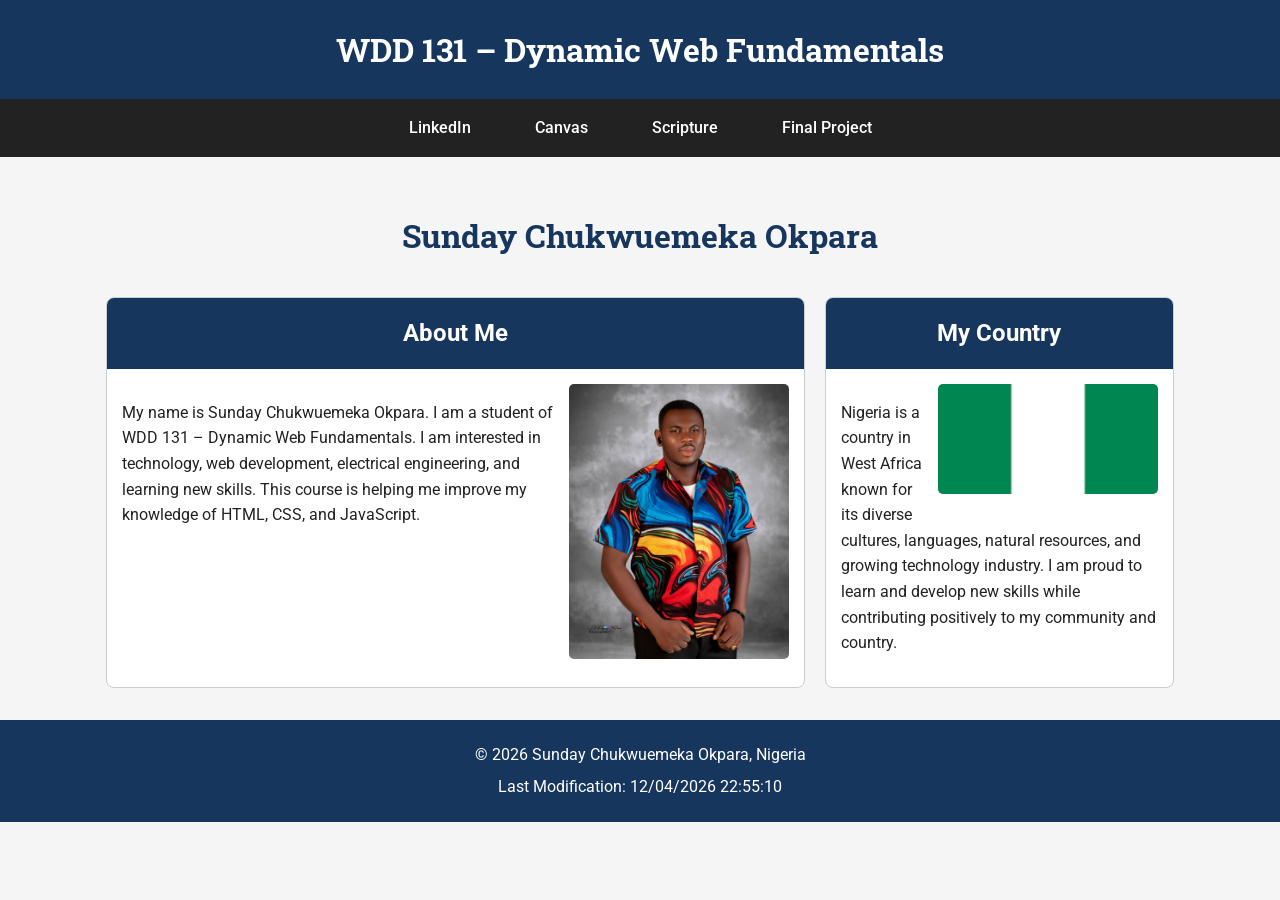
<file: index.html>
<!DOCTYPE html>
<html lang="en">

<head>
    <meta charset="UTF-8">
    <meta name="viewport" content="width=device-width, initial-scale=1.0">

    <title>WDD 131 – Dynamic Web Fundamentals – Sunday Chukwuemeka Okpara</title>

    <meta name="description"
        content="WDD 131 – Dynamic Web Fundamentals home page for Sunday Chukwuemeka Okpara featuring HTML, CSS, JavaScript, web development, and personal information.">

    <meta name="author" content="Sunday Chukwuemeka Okpara">

    <!-- Google Fonts -->
    <link rel="preconnect" href="https://fonts.googleapis.com">
    <link rel="preconnect" href="https://fonts.gstatic.com" crossorigin>

    <link
        href="https://fonts.googleapis.com/css2?family=Roboto:wght@400;500;700&family=Roboto+Slab:wght@700&display=swap"
        rel="stylesheet">

    <!-- CSS -->
    <link rel="stylesheet" href="styles/base.css">

    <!-- JavaScript -->
    <script src="scripts/getdates.js" defer></script>

</head>

<body>

    <header>
        <span id="course-title">WDD 131 – Dynamic Web Fundamentals</span>

        <nav>
            <a href="https://www.linkedin.com/" target="_blank">LinkedIn</a>
            <a href="https://byupw.instructure.com/" target="_blank">Canvas</a>
            <a href="https://www.churchofjesuschrist.org/study/scriptures" target="_blank">Scripture</a>
            <a href="#">Final Project</a>
        </nav>
    </header>

    <main>

        <h1>Sunday Chukwuemeka Okpara</h1>

        <section class="card">
            <h2>About Me</h2>

            <img src="images/profile.jpg" alt="Profile photo of Sunday Chukwuemeka Okpara">

            <p>
                My name is Sunday Chukwuemeka Okpara. I am a student of
                WDD 131 – Dynamic Web Fundamentals. I am interested in
                technology, web development, electrical engineering,
                and learning new skills. This course is helping me
                improve my knowledge of HTML, CSS, and JavaScript.
            </p>
        </section>

        <section class="card">
            <h2>My Country</h2>

            <img src="images/nigeria.jpg" alt="Photo representing Nigeria">

            <p>
                Nigeria is a country in West Africa known for its diverse
                cultures, languages, natural resources, and growing
                technology industry. I am proud to learn and develop
                new skills while contributing positively to my community
                and country.
            </p>
        </section>

    </main>

    <footer>
        <p>
            &copy; <span id="currentyear"></span>
            Sunday Chukwuemeka Okpara, Nigeria
        </p>

        <p id="lastModified"></p>
    </footer>

</body>

</html>
</file>
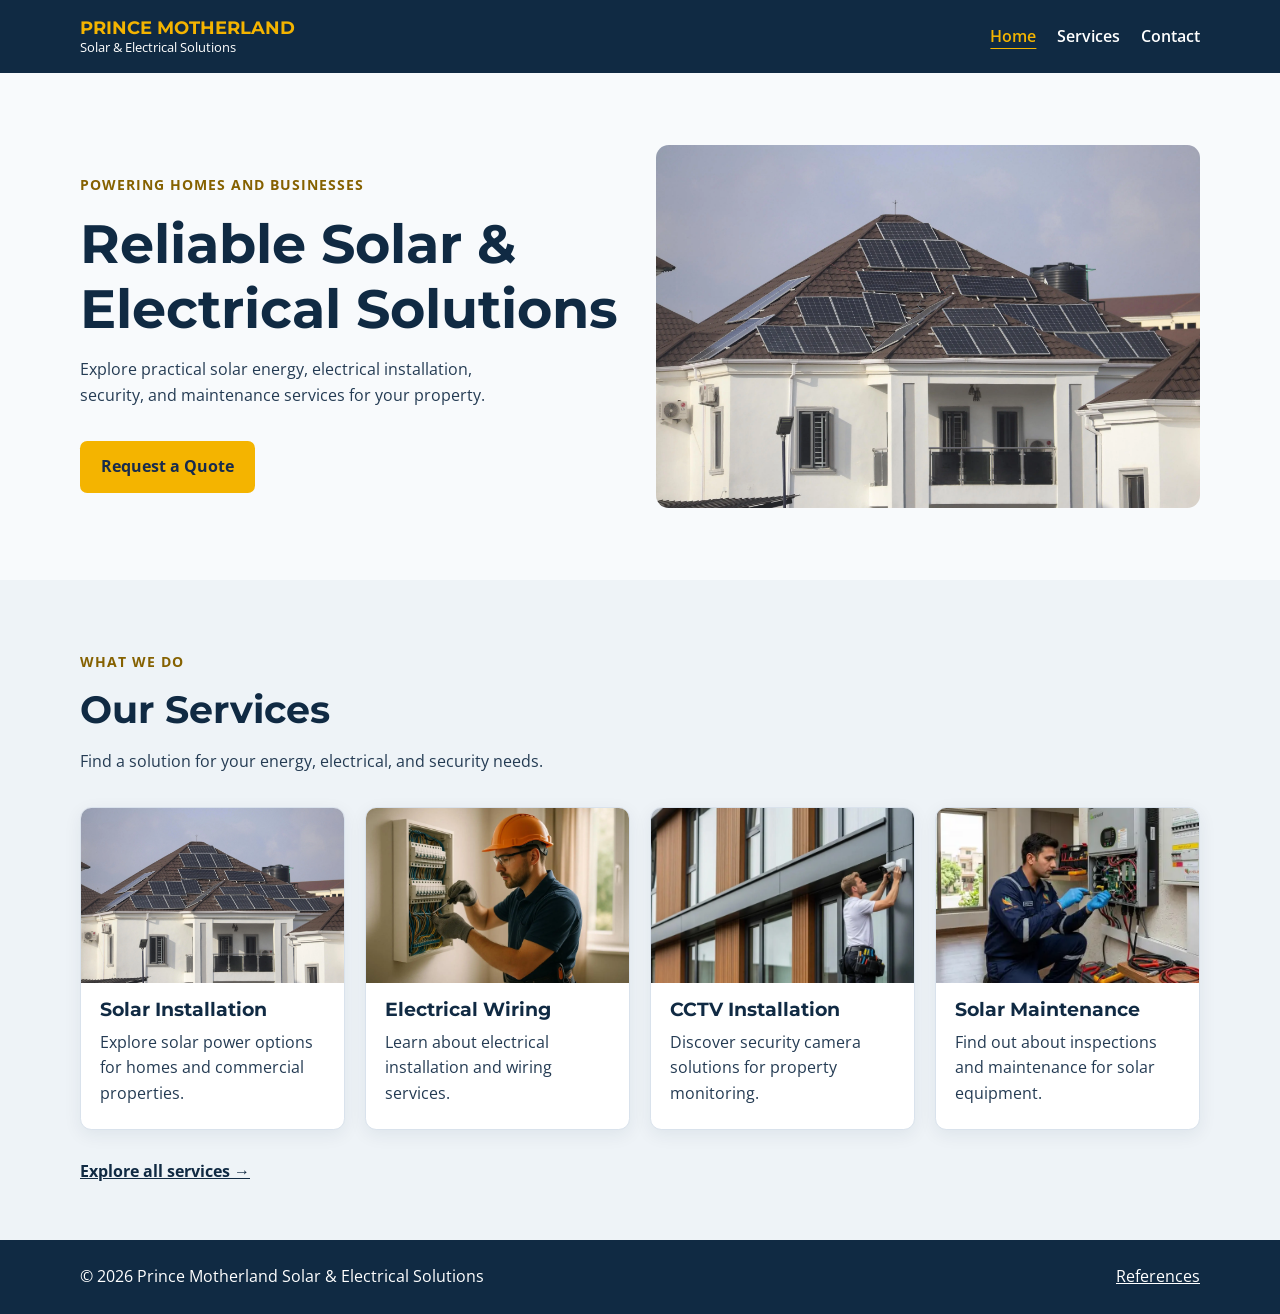
<file: project/index.html>
<!DOCTYPE html>
<html lang="en">
<head>
  <meta charset="UTF-8">
  <meta name="viewport" content="width=device-width, initial-scale=1.0">
  <meta name="description" content="Explore solar installation, electrical wiring, CCTV, and maintenance services from Prince Motherland Solar and Electrical Solutions.">
  <title>Home | Prince Motherland Solar &amp; Electrical Solutions</title>
  <link rel="preconnect" href="https://fonts.googleapis.com">
  <link rel="preconnect" href="https://fonts.gstatic.com" crossorigin>
  <link href="https://fonts.googleapis.com/css2?family=Montserrat:wght@600;700&family=Open+Sans:wght@400;600&display=swap" rel="stylesheet">
  <link rel="stylesheet" href="styles/project.css">
</head>
<body>
  <header class="site-header">
    <div class="container header-content">
      <a class="brand" href="index.html" aria-label="Prince Motherland homepage">
        <span class="brand-name">PRINCE MOTHERLAND</span>
        <span class="brand-subtitle">Solar &amp; Electrical Solutions</span>
      </a>
      <nav aria-label="Main navigation">
        <ul class="nav-list">
          <li><a href="index.html" aria-current="page">Home</a></li>
          <li><a href="services.html">Services</a></li>
          <li><a href="contact.html">Contact</a></li>
        </ul>
      </nav>
    </div>
  </header>

  <main>
    <section class="hero container" aria-labelledby="hero-title">
      <div class="hero-copy">
        <p class="eyebrow">Powering homes and businesses</p>
        <h1 id="hero-title">Reliable Solar &amp; Electrical Solutions</h1>
        <p>Explore practical solar energy, electrical installation, security, and maintenance services for your property.</p>
        <a class="button" href="contact.html">Request a Quote</a>
      </div>
      <!-- Update width and height to match the actual image dimensions. -->
      <img class="hero-image" src="images/solar-installation.webp" alt="Solar panels installed on a residential rooftop" width="1200" height="800" fetchpriority="high">
    </section>

    <section class="services-section" aria-labelledby="services-title">
      <div class="container">
        <p class="eyebrow">What we do</p>
        <h2 id="services-title">Our Services</h2>
        <p class="section-intro">Find a solution for your energy, electrical, and security needs.</p>
        <div class="service-grid">
          <article class="service-card">
            <img src="images/solar-installation.webp" alt="Solar panels fitted to a rooftop" width="600" height="400" loading="lazy">
            <div class="card-content"><h3>Solar Installation</h3><p>Explore solar power options for homes and commercial properties.</p></div>
          </article>
          <article class="service-card">
            <img src="images/electrical-wiring.webp" alt="Electrician working on an electrical distribution board" width="800" height="533" loading="lazy">
            <div class="card-content"><h3>Electrical Wiring</h3><p>Learn about electrical installation and wiring services.</p></div>
          </article>
          <article class="service-card">
            <img src="images/cctv-installation.webp" alt="Technician installing an outdoor CCTV camera" width="600" height="400" loading="lazy">
            <div class="card-content"><h3>CCTV Installation</h3><p>Discover security camera solutions for property monitoring.</p></div>
          </article>
          <article class="service-card">
            <img src="images/solar-maintenance.webp" alt="Technician inspecting a solar inverter and battery system" width="600" height="400" loading="lazy">
            <div class="card-content"><h3>Solar Maintenance</h3><p>Find out about inspections and maintenance for solar equipment.</p></div>
          </article>
        </div>
        <a class="text-link" href="services.html">Explore all services →</a>
      </div>
    </section>
  </main>

  <footer class="site-footer">
    <div class="container footer-content">
      <p>© 2026 Prince Motherland Solar &amp; Electrical Solutions</p>
      <a href="references.html">References</a>
    </div>
  </footer>
</body>
</html>

</section>
</file>
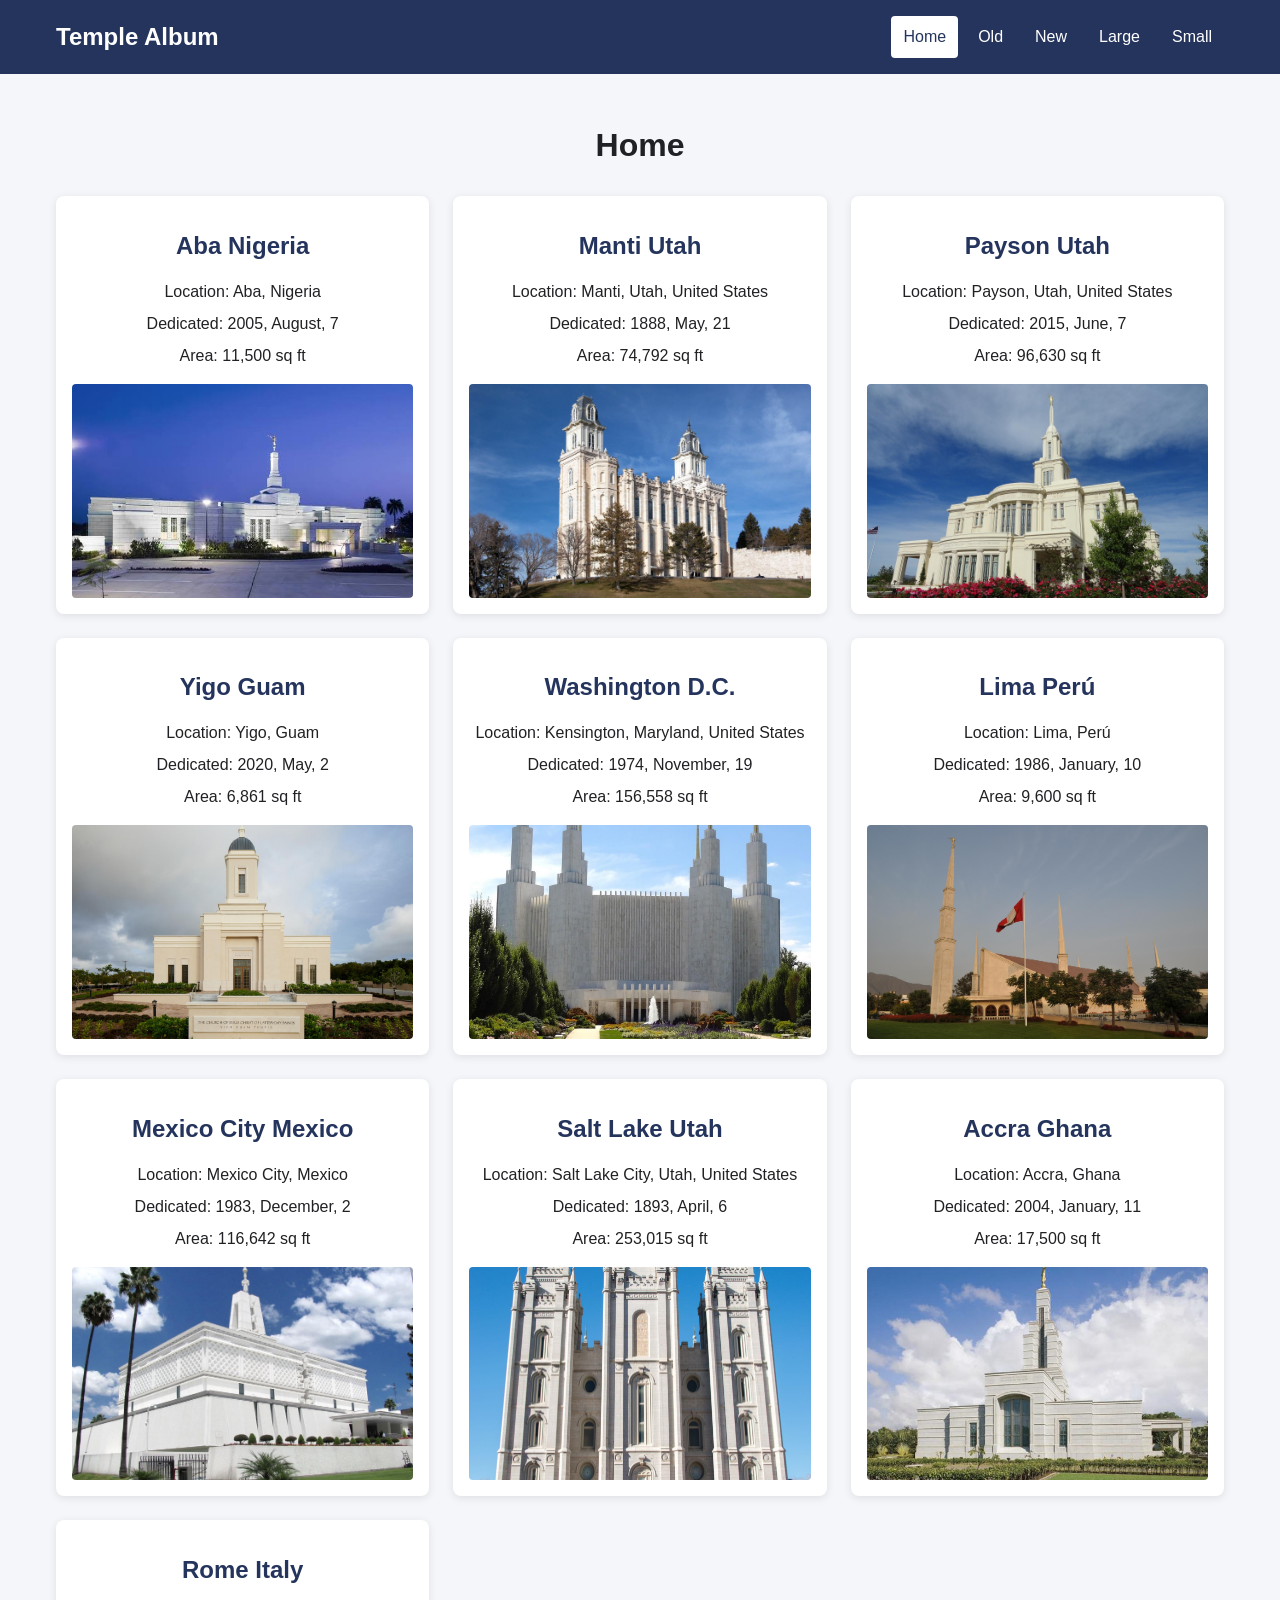
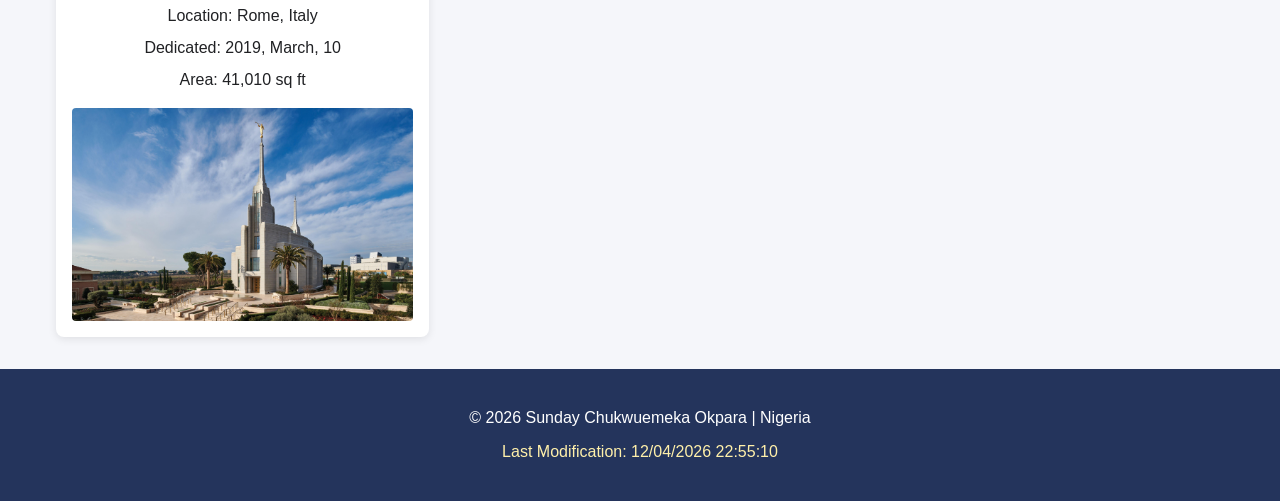
<file: filtered-temples.html>
<!DOCTYPE html>
<html lang="en">

<head>
    <meta charset="UTF-8">
    <meta name="viewport" content="width=device-width, initial-scale=1.0">
    <meta name="description" content="Explore temples around the world. Filter by age and size.">
    <meta name="author" content="Sunday Chukwuemeka Okpara">
    <title>Filtered Temple Album | Sunday Chukwuemeka Okpara</title>
    <link rel="stylesheet" href="styles/filtered-temples.css">
    <script src="scripts/filtered-temples.js" defer></script>
</head>

<body>
    <header>
        <div class="header-content">
            <span class="site-title">Temple Album</span>
            <button id="menu" type="button" aria-label="Toggle navigation" aria-expanded="false"
                aria-controls="navigation">☰</button>
            <nav id="navigation" aria-label="Temple filters">
                <a href="#" data-filter="home" class="active">Home</a>
                <a href="#" data-filter="old">Old</a>
                <a href="#" data-filter="new">New</a>
                <a href="#" data-filter="large">Large</a>
                <a href="#" data-filter="small">Small</a>
            </nav>
        </div>
    </header>

    <main>
        <h1 id="page-title">Home</h1>
        <div id="temple-cards" class="temple-grid"></div>
    </main>

    <footer>
        <p>&copy; <span id="currentyear"></span>
            Sunday Chukwuemeka Okpara | Nigeria
        </p>
        <p id="lastModified"></p>
    </footer>
</body>

</html>
</file>
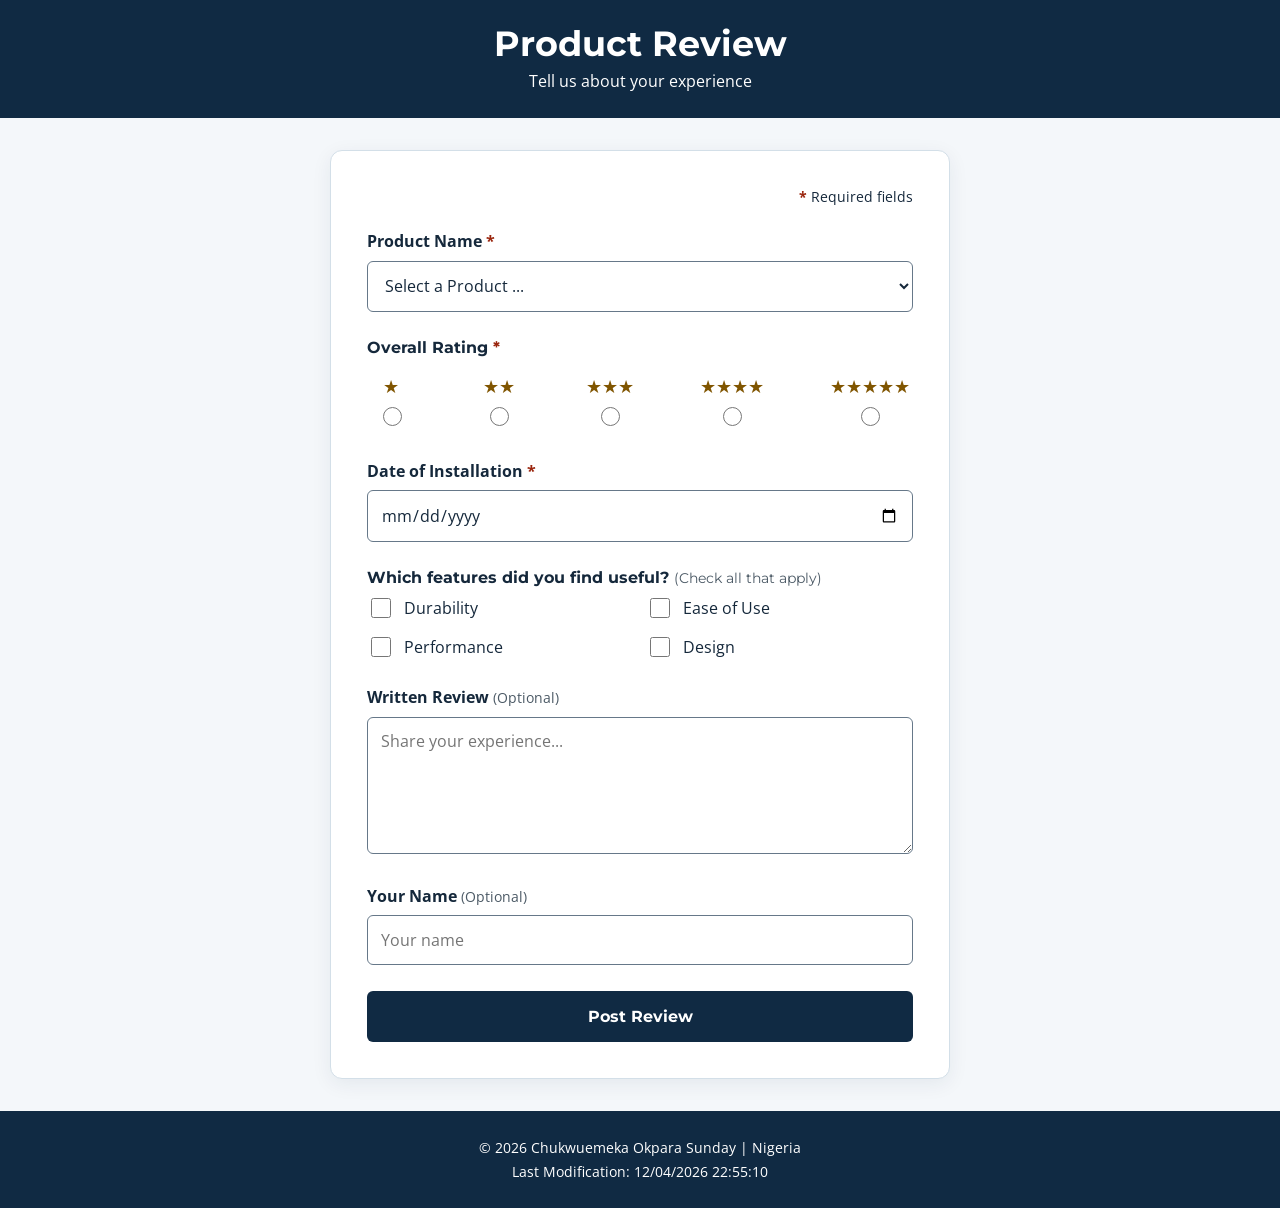
<file: form.html>
<!DOCTYPE html>
<html lang="en">
<head>
  <meta charset="UTF-8">
  <meta name="viewport" content="width=device-width, initial-scale=1.0">
  <meta name="description" content="Submit a product review with a rating, installation date, useful features, and optional comments.">
  <meta name="author" content="Chukwuemeka Okpara Sunday">
  <title>Product Review | WDD 131</title>
  <link rel="preconnect" href="https://fonts.googleapis.com">
  <link rel="preconnect" href="https://fonts.gstatic.com" crossorigin>
  <link href="https://fonts.googleapis.com/css2?family=Montserrat:wght@600;700&amp;family=Open+Sans:wght@400;600&amp;display=swap" rel="stylesheet">
  <link rel="stylesheet" href="styles/form.css">
  <script src="scripts/form.js" defer></script>
</head>
<body>
  <header><h1>Product Review</h1><p>Tell us about your experience</p></header>
  <main>
    <form action="review.html" method="get">
      <p class="required-note"><span aria-hidden="true">*</span> Required fields</p>
      <div class="field">
        <label for="product">Product Name <span class="required" aria-hidden="true">*</span></label>
        <select id="product" name="product" required>
          <option value="" disabled selected>Select a Product ...</option>
        </select>
      </div>
      <fieldset class="field">
        <legend>Overall Rating <span class="required" aria-hidden="true">*</span></legend>
        <div class="rating">
          <label for="rating1"><span class="stars" aria-hidden="true">★</span><input id="rating1" type="radio" name="rating" value="1" required><span class="sr-only">1 star</span></label>
          <label for="rating2"><span class="stars" aria-hidden="true">★★</span><input id="rating2" type="radio" name="rating" value="2" required><span class="sr-only">2 stars</span></label>
          <label for="rating3"><span class="stars" aria-hidden="true">★★★</span><input id="rating3" type="radio" name="rating" value="3" required><span class="sr-only">3 stars</span></label>
          <label for="rating4"><span class="stars" aria-hidden="true">★★★★</span><input id="rating4" type="radio" name="rating" value="4" required><span class="sr-only">4 stars</span></label>
          <label for="rating5"><span class="stars" aria-hidden="true">★★★★★</span><input id="rating5" type="radio" name="rating" value="5" required><span class="sr-only">5 stars</span></label>
        </div>
      </fieldset>
      <div class="field">
        <label for="installation-date">Date of Installation <span class="required" aria-hidden="true">*</span></label>
        <input type="date" id="installation-date" name="installation-date" required>
      </div>
      <fieldset class="field">
        <legend>Which features did you find useful? <span class="optional">(Check all that apply)</span></legend>
        <div class="checklist">
          <label><input type="checkbox" id="durability" name="features" value="durability"> Durability</label>
          <label><input type="checkbox" id="ease-of-use" name="features" value="ease-of-use"> Ease of Use</label>
          <label><input type="checkbox" id="performance" name="features" value="performance"> Performance</label>
          <label><input type="checkbox" id="design" name="features" value="design"> Design</label>
        </div>
      </fieldset>
      <div class="field">
        <label for="written-review">Written Review <span class="optional">(Optional)</span></label>
        <textarea id="written-review" name="written-review" rows="5" placeholder="Share your experience..."></textarea>
      </div>
      <div class="field">
        <label for="username">Your Name <span class="optional">(Optional)</span></label>
        <input type="text" id="username" name="username" autocomplete="name" placeholder="Your name">
      </div>
      <input class="submit-button" type="submit" value="Post Review">
    </form>
  </main>
  <footer><p>© <span id="currentyear">2026</span> Chukwuemeka Okpara Sunday | Nigeria</p><p id="lastModified"></p></footer>
</body>
</html>
</file>
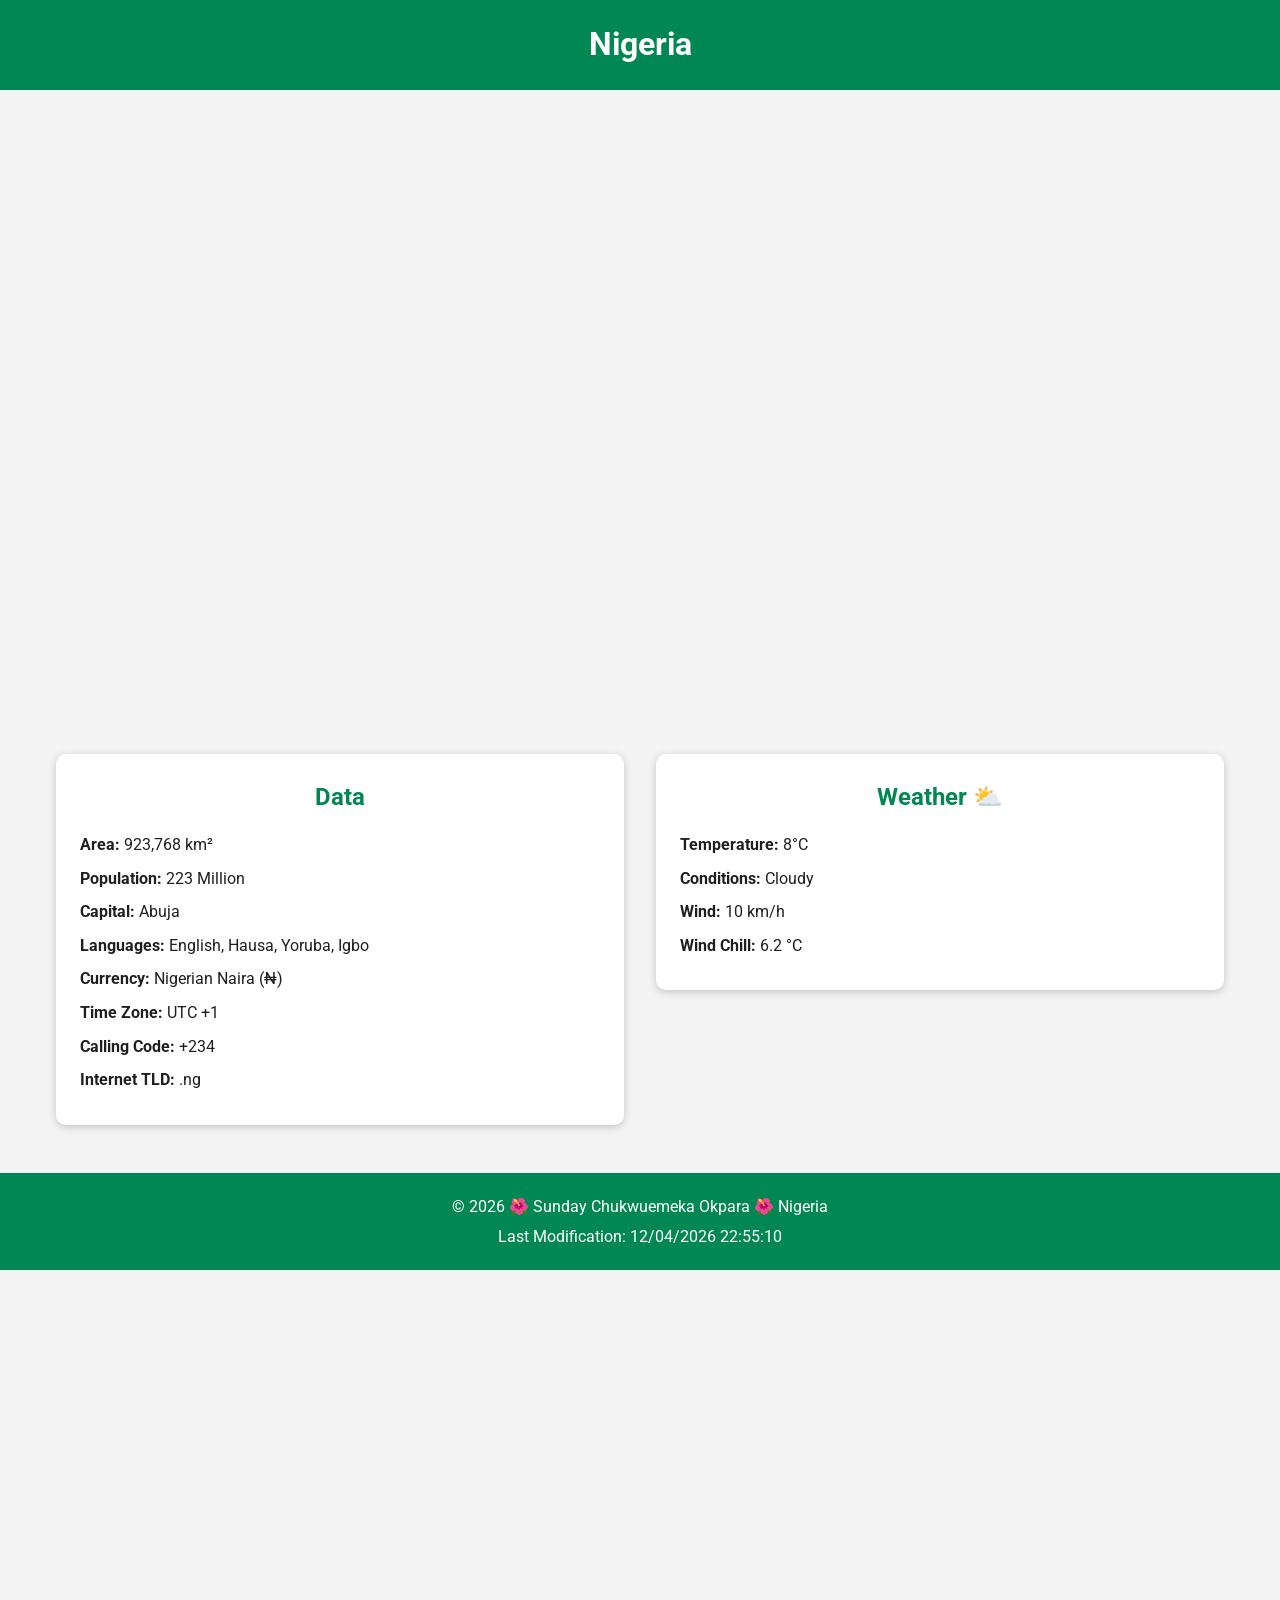
<file: place.html>
<!DOCTYPE html>
<html lang="en">

<head>
    <meta charset="UTF-8">
    <meta name="viewport" content="width=device-width, initial-scale=1.0">
    <meta name="description" content="A webpage about Nigeria">
    <meta name="author" content="Sunday Chukwuemeka Okpara">

    <title>Beautiful Nigeria</title>

    <link rel="stylesheet" href="styles/place.css">
    <link rel="stylesheet" href="styles/place-large.css">

    <script src="scripts/place.js" defer></script>
</head>

<body>

    <header>
        <h1>Nigeria</h1>
    </header>

    <main>

        <picture>
            <source srcset="images/nigeria-large.webp" media="(min-width: 768px)">
            <img src="images/nigeria-small.webp" alt="Beautiful scenery of Nigeria" width="1200" height="600">
        </picture>

        <section class="card">
            <h2>Data</h2>

            <p><strong>Area:</strong> 923,768 km²</p>
            <p><strong>Population:</strong> 223 Million</p>
            <p><strong>Capital:</strong> Abuja</p>
            <p><strong>Languages:</strong> English, Hausa, Yoruba, Igbo</p>
            <p><strong>Currency:</strong> Nigerian Naira (₦)</p>
            <p><strong>Time Zone:</strong> UTC +1</p>
            <p><strong>Calling Code:</strong> +234</p>
            <p><strong>Internet TLD:</strong> .ng</p>
        </section>

        <section class="card weather">
            <h2>Weather</h2>

            <img src="images/weather.svg" alt="Weather Icon" class="weather-icon">

            <p><strong>Temperature:</strong> <span id="temperature">8</span>°C</p>
            <p><strong>Conditions:</strong> Cloudy</p>
            <p><strong>Wind:</strong> <span id="windspeed">10</span> km/h</p>
            <p><strong>Wind Chill:</strong> <span id="windchill"></span></p>

        </section>

    </main>

    <footer>
        <p>&copy; <span id="year"></span> 🌺 Sunday Chukwuemeka Okpara 🌺 Nigeria</p>
        <p>Last Modification: <span id="lastModified"></span></p>
    </footer>

</body>

</html>
</file>
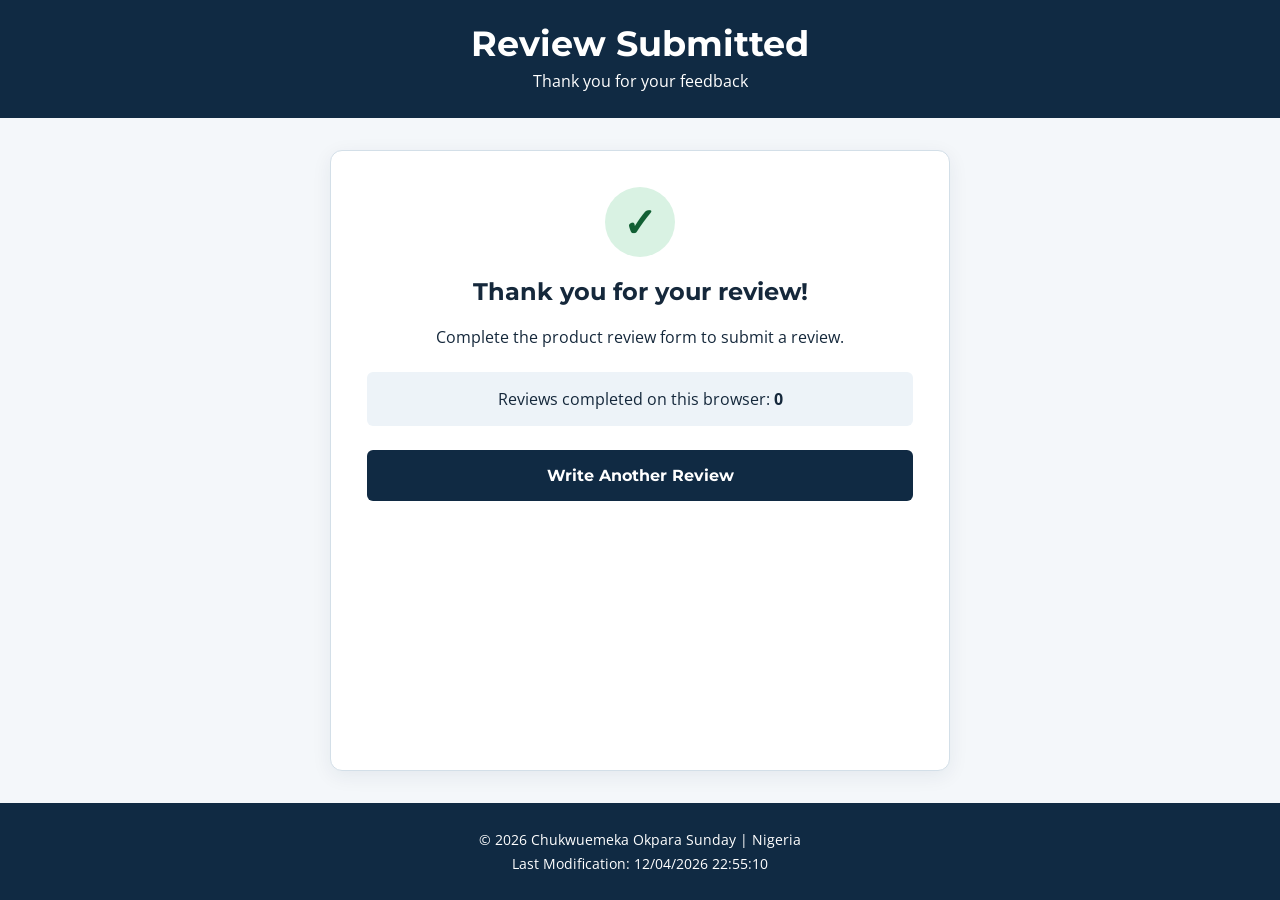
<file: review.html>
<!DOCTYPE html>
<html lang="en">
<head>
  <meta charset="UTF-8">
  <meta name="viewport" content="width=device-width, initial-scale=1.0">
  <meta name="description" content="Thank you for submitting your product review. See how many reviews you have completed.">
  <meta name="author" content="Chukwuemeka Okpara Sunday">
  <title>Review Submitted | WDD 131</title>
  <link rel="preconnect" href="https://fonts.googleapis.com">
  <link rel="preconnect" href="https://fonts.gstatic.com" crossorigin>
  <link href="https://fonts.googleapis.com/css2?family=Montserrat:wght@600;700&amp;family=Open+Sans:wght@400;600&amp;display=swap" rel="stylesheet">
  <link rel="stylesheet" href="styles/form.css">
  <script src="scripts/review.js" defer></script>
</head>
<body>
  <header><h1>Review Submitted</h1><p>Thank you for your feedback</p></header>
  <main class="confirmation">
    <div class="success-symbol" aria-hidden="true">✓</div>
    <h2>Thank you for your review!</h2>
    <p>Your product review has been submitted successfully.</p>
    <p class="count">Reviews completed on this browser: <strong id="review-count">0</strong></p>
    <a class="submit-button" href="form.html">Write Another Review</a>
  </main>
  <footer><p>© <span id="currentyear">2026</span> Chukwuemeka Okpara Sunday | Nigeria</p><p id="lastModified"></p></footer>
</body>
</html>
</file>
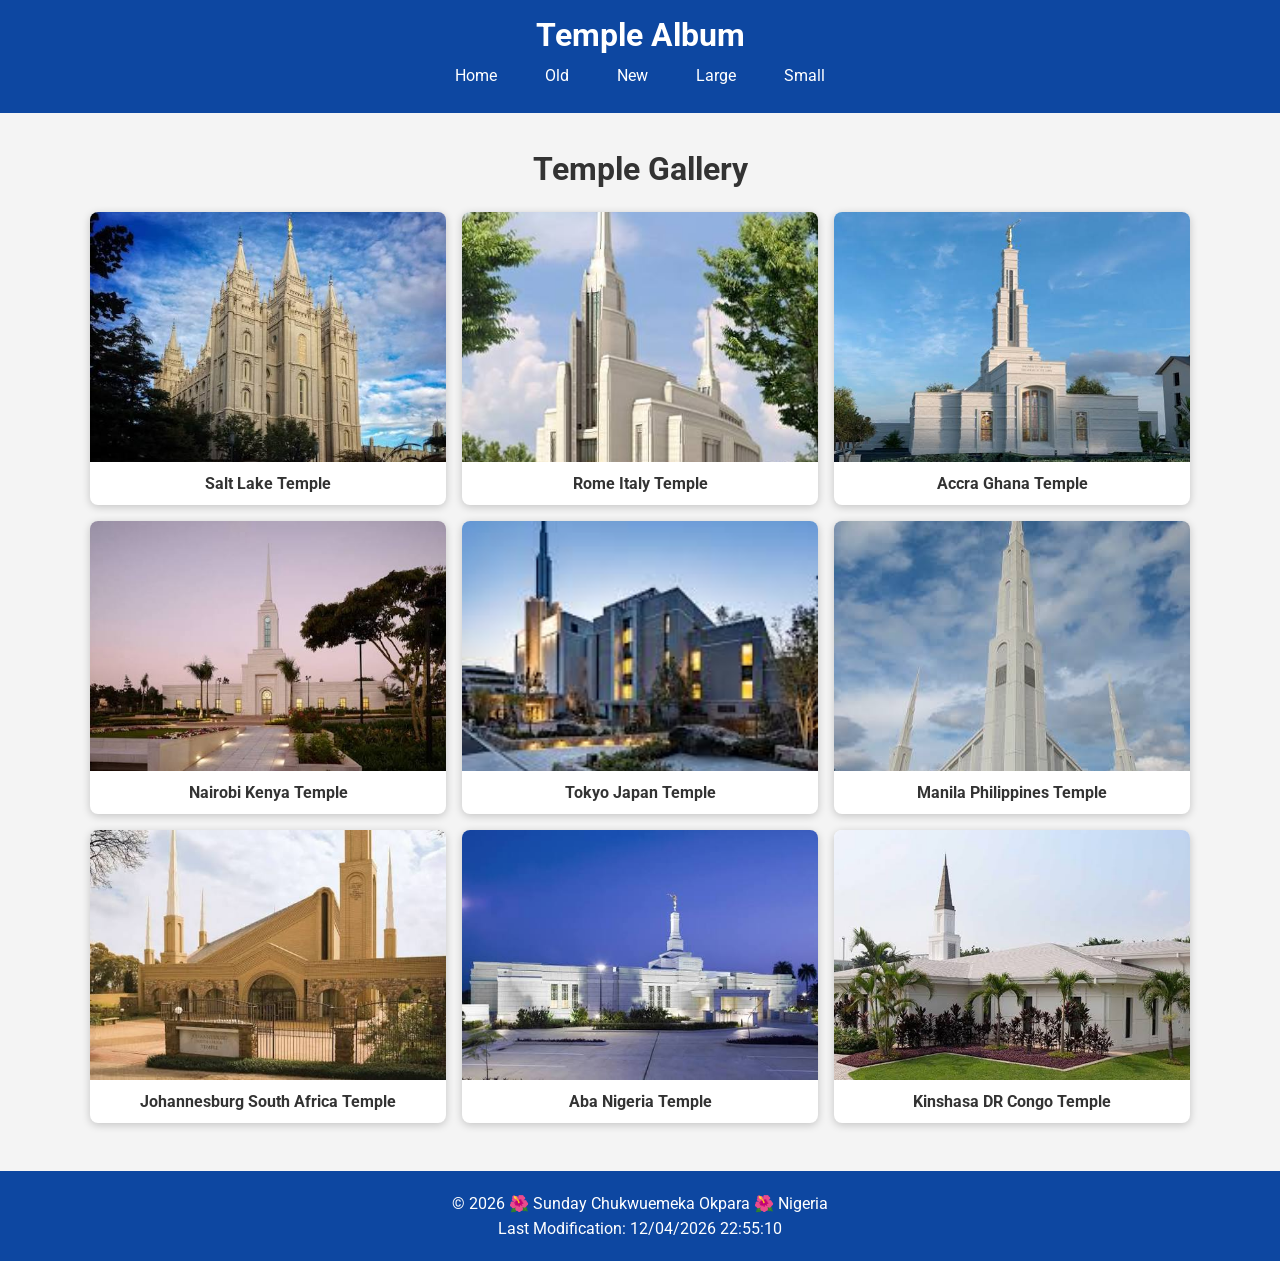
<file: temples.html>
<!DOCTYPE html>
<html lang="en">

<head>
    <meta charset="UTF-8">
    <meta name="viewport" content="width=device-width, initial-scale=1.0">
    <meta name="description" content="Temple Album">
    <meta name="author" content="Sunday Chukwuemeka Okpara">

    <title>Temple Album</title>

    <!-- Google Font -->
    <link rel="preconnect" href="https://fonts.googleapis.com">
    <link rel="preconnect" href="https://fonts.gstatic.com" crossorigin>
    <link href="https://fonts.googleapis.com/css2?family=Roboto:wght@400;700&display=swap" rel="stylesheet">

    <!-- CSS -->
    <link rel="stylesheet" href="styles/temples.css">
    <link rel="stylesheet" href="styles/temples-large.css">

    <!-- JavaScript -->
    <script src="scripts/temples.js" defer></script>
</head>

<body>

    <header>
        <h1>Temple Album</h1>

        <button id="menu" aria-label="Open navigation">☰</button>

        <nav class="navigation">
            <a href="#">Home</a>
            <a href="#">Old</a>
            <a href="#">New</a>
            <a href="#">Large</a>
            <a href="#">Small</a>
        </nav>
    </header>

    <main>

        <h1>Temple Gallery</h1>

        <div class="gallery">

            <figure>
                <img src="images/temple1.jpg" alt="Salt Lake Temple" loading="lazy">
                <figcaption>Salt Lake Temple</figcaption>
            </figure>

            <figure>
                <img src="images/temple2.jpg" alt="Rome Italy Temple" loading="lazy">
                <figcaption>Rome Italy Temple</figcaption>
            </figure>

            <figure>
                <img src="images/temple3.jpg" alt="Accra Ghana Temple" loading="lazy">
                <figcaption>Accra Ghana Temple</figcaption>
            </figure>

            <figure>
                <img src="images/temple4.jpg" alt="Nairobi Kenya Temple" loading="lazy">
                <figcaption>Nairobi Kenya Temple</figcaption>
            </figure>

            <figure>
                <img src="images/temple5.jpg" alt="Tokyo Japan Temple" loading="lazy">
                <figcaption>Tokyo Japan Temple</figcaption>
            </figure>

            <figure>
                <img src="images/temple6.jpg" alt="Manila Philippines Temple" loading="lazy">
                <figcaption>Manila Philippines Temple</figcaption>
            </figure>

            <figure>
                <img src="images/temple7.jpg" alt="Johannesburg South Africa Temple" loading="lazy">
                <figcaption>Johannesburg South Africa Temple</figcaption>
            </figure>

            <figure>
                <img src="images/temple8.jpg" alt="Aba Nigeria Temple" loading="lazy">
                <figcaption>Aba Nigeria Temple</figcaption>
            </figure>

            <figure>
                <img src="images/temple9.jpg" alt="Kinshasa DR Congo Temple" loading="lazy">
                <figcaption>Kinshasa DR Congo Temple</figcaption>
            </figure>

        </div>

    </main>

    <footer>
        <p>&copy; <span id="year"></span> 🌺 Sunday Chukwuemeka Okpara 🌺 Nigeria</p>
        <p>Last Modification: <span id="lastModified"></span></p>
    </footer>

</body>

</html>
</file>
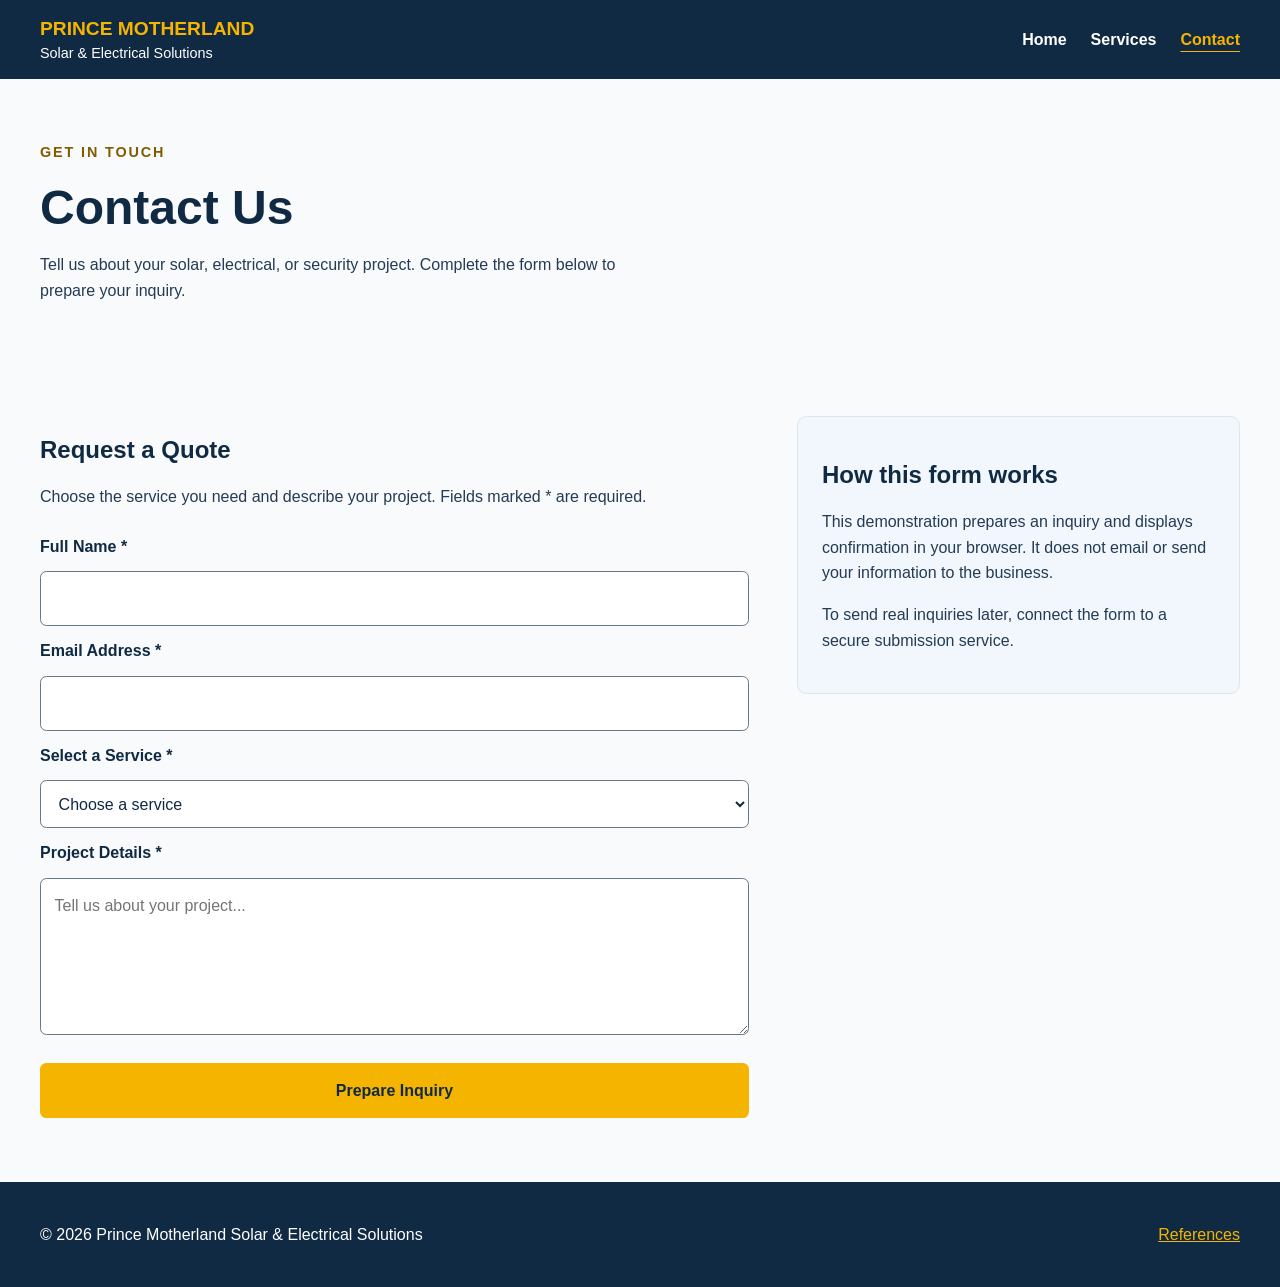
<file: project/contact.html>
<!doctype html>
<html lang="en">
<head>
  <meta charset="utf-8">
  <meta name="viewport" content="width=device-width, initial-scale=1">
  <meta name="description" content="Contact Prince Motherland Solar and Electrical Solutions about solar, electrical, and CCTV services.">
  <title>Contact | Prince Motherland Solar & Electrical Solutions</title>
  <link rel="stylesheet" href="styles/project.css">
  <link rel="stylesheet" href="styles/contact.css">
  <script src="scripts/contact.js" defer></script>
</head>
<body>
  <header class="site-header">
    <div class="contact-container header-inner">
      <a class="brand" href="index.html"><strong>PRINCE MOTHERLAND</strong><span>Solar &amp; Electrical Solutions</span></a>
      <nav aria-label="Main navigation"><a href="index.html">Home</a><a href="services.html">Services</a><a href="contact.html" aria-current="page">Contact</a></nav>
    </div>
  </header>
  <main>
    <section class="contact-hero"><div class="contact-container"><p class="eyebrow">GET IN TOUCH</p><h1>Contact Us</h1><p>Tell us about your solar, electrical, or security project. Complete the form below to prepare your inquiry.</p></div></section>
    <section class="contact-section"><div class="contact-container contact-layout"><div><h2>Request a Quote</h2><p>Choose the service you need and describe your project. Fields marked * are required.</p><form id="contact-form"><label for="full-name">Full Name *</label><input id="full-name" name="fullName" type="text" autocomplete="name" required><label for="email">Email Address *</label><input id="email" name="email" type="email" autocomplete="email" required><label for="service">Select a Service *</label><select id="service" name="service" required><option value="" selected disabled>Choose a service</option><option>Solar Installation</option><option>Electrical Wiring</option><option>CCTV Installation</option><option>Solar Maintenance</option></select><label for="message">Project Details *</label><textarea id="message" name="message" rows="5" minlength="10" required placeholder="Tell us about your project..."></textarea><button type="submit">Prepare Inquiry</button></form><p id="form-status" role="status" aria-live="polite"></p></div><aside class="contact-note"><h2>How this form works</h2><p>This demonstration prepares an inquiry and displays confirmation in your browser. It does not email or send your information to the business.</p><p>To send real inquiries later, connect the form to a secure submission service.</p></aside></div></section>
  </main>
  <footer class="contact-footer"><div class="contact-container"><p>&copy; <span id="current-year"></span> Prince Motherland Solar &amp; Electrical Solutions</p><a href="references.html">References</a></div></footer>
</body>
</html>
</file>
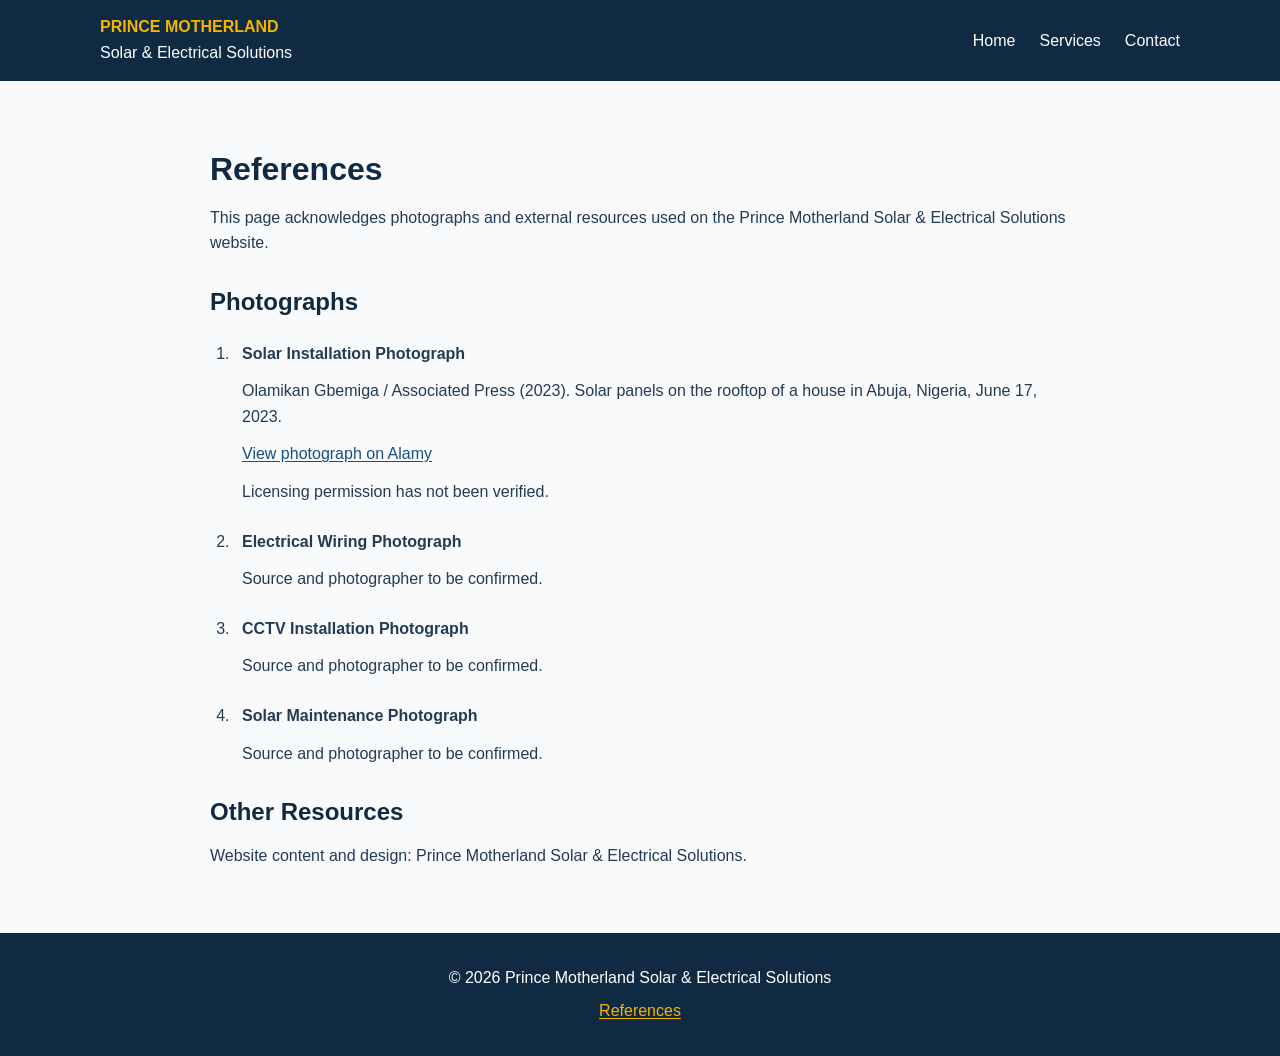
<file: project/references.html>
<!DOCTYPE html>
<html lang="en">

<head>
    <meta charset="UTF-8">
    <meta name="viewport" content="width=device-width, initial-scale=1.0">
    <meta name="description"
        content="Image and content references for Prince Motherland Solar and Electrical Solutions.">

    <title>
        References | Prince Motherland Solar & Electrical Solutions
    </title>

    <link rel="stylesheet" href="styles/project.css">
    <link rel="stylesheet" href="styles/references.css">

    <script src="scripts/references.js" defer></script>
</head>

<body>
    <header class="site-header">
        <div class="container reference-header">
            <div class="brand">
                <strong>PRINCE MOTHERLAND</strong>
                <span>Solar &amp; Electrical Solutions</span>
            </div>

            <nav aria-label="Main navigation">
                <a href="index.html">Home</a>
                <a href="services.html">Services</a>
                <a href="contact.html">Contact</a>
            </nav>
        </div>
    </header>

    <main class="references-main">
        <h1>References</h1>

        <p>
            This page acknowledges photographs and external
            resources used on the Prince Motherland Solar
            &amp; Electrical Solutions website.
        </p>

        <h2>Photographs</h2>

        <ol>
            <li>
                <strong>Solar Installation Photograph</strong>
                <p>
                    Olamikan Gbemiga / Associated Press (2023).
                    Solar panels on the rooftop of a house
                    in Abuja, Nigeria, June 17, 2023.
                </p>

                <p>
                    <a href="https://www.alamy.com/[base64].html"
                        target="_blank" rel="noopener noreferrer">
                        View photograph on Alamy
                    </a>
                </p>

                <p>
                    Licensing permission has not been verified.
                </p>
            </li>

            <li>
                <strong>Electrical Wiring Photograph</strong>
                <p>
                    Source and photographer to be confirmed.
                </p>
            </li>

            <li>
                <strong>CCTV Installation Photograph</strong>
                <p>
                    Source and photographer to be confirmed.
                </p>
            </li>

            <li>
                <strong>Solar Maintenance Photograph</strong>
                <p>
                    Source and photographer to be confirmed.
                </p>
            </li>
        </ol>

        <h2>Other Resources</h2>

        <p>
            Website content and design:
            Prince Motherland Solar &amp; Electrical Solutions.
        </p>
    </main>

    <footer class="reference-footer">
        <p>
            &copy; <span id="year">2026</span>
            Prince Motherland Solar &amp; Electrical Solutions
        </p>

        <p>
            <a href="references.html" aria-current="page">
                References
            </a>
        </p>
    </footer>
</body>

</html>
</file>
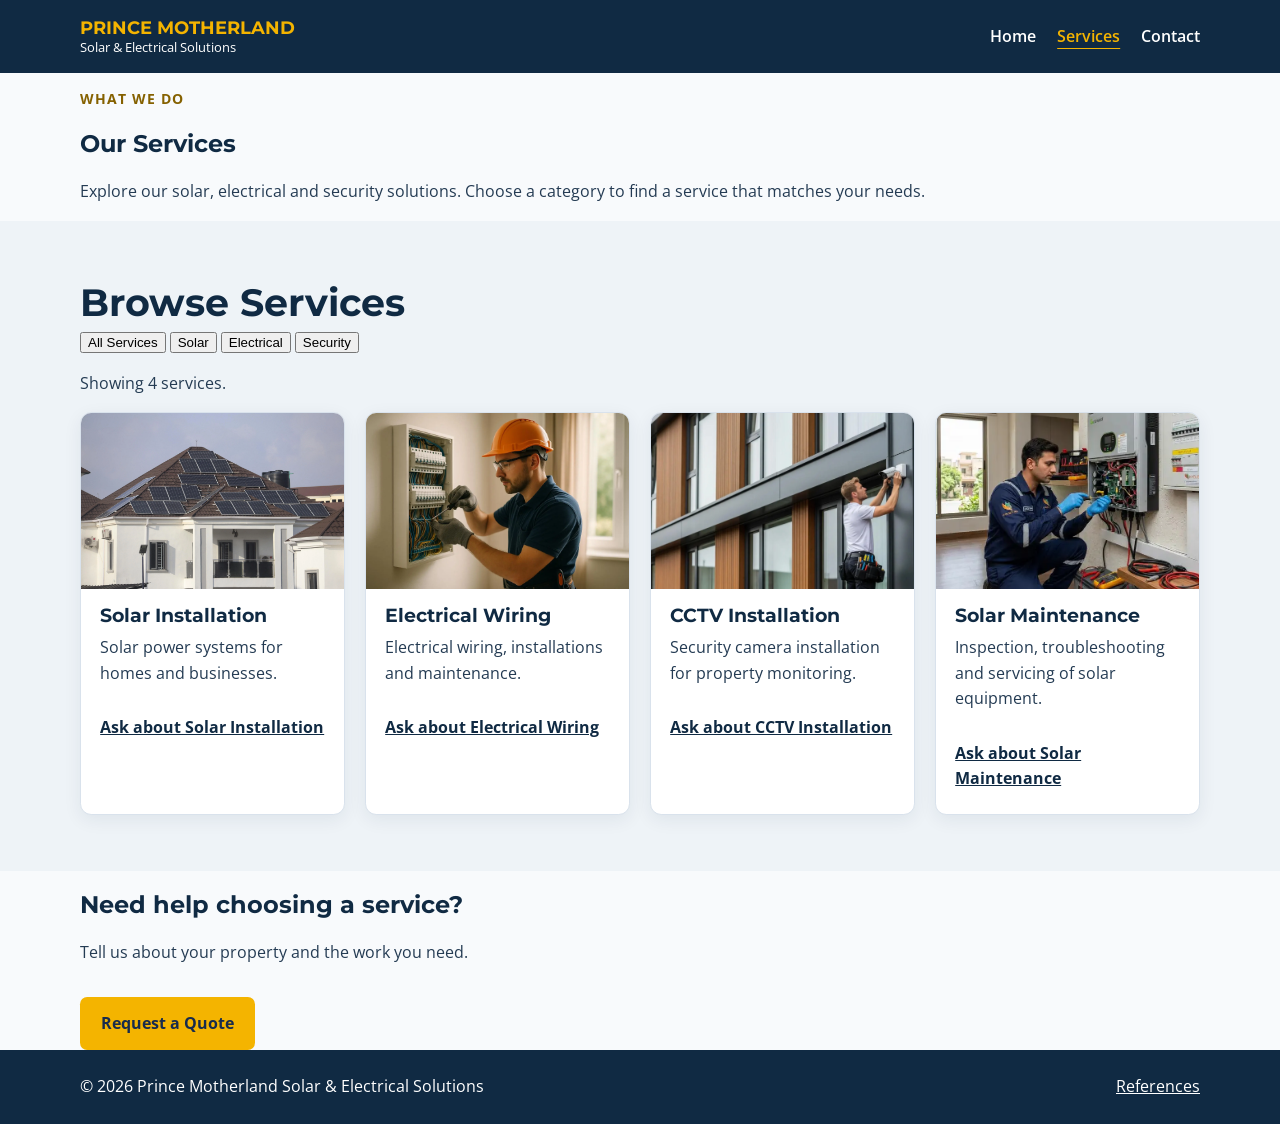
<file: project/services.html>
<!DOCTYPE html>
<html lang="en">
<head>
  <meta charset="UTF-8">
  <meta name="viewport" content="width=device-width, initial-scale=1.0">
  <meta name="description" content="Explore solar installation, electrical wiring, CCTV and solar maintenance services from Prince Motherland Solar and Electrical Solutions.">
  <title>Services | Prince Motherland Solar &amp; Electrical Solutions</title>
  <link rel="preconnect" href="https://fonts.googleapis.com">
  <link rel="preconnect" href="https://fonts.gstatic.com" crossorigin>
  <link href="https://fonts.googleapis.com/css2?family=Montserrat:wght@600;700&amp;family=Open+Sans:wght@400;600&amp;display=swap" rel="stylesheet">
  <link rel="stylesheet" href="styles/project.css">
  <script src="scripts/services.js" defer></script>
</head>
<body>
  <header class="site-header">
    <div class="container header-content">
      <a class="brand" href="index.html" aria-label="Prince Motherland homepage">
        <span class="brand-name">PRINCE MOTHERLAND</span>
        <span class="brand-subtitle">Solar &amp; Electrical Solutions</span>
      </a>
      <nav aria-label="Main navigation">
        <ul class="nav-list">
          <li><a href="index.html">Home</a></li>
          <li><a href="services.html" aria-current="page">Services</a></li>
          <li><a href="contact.html">Contact</a></li>
        </ul>
      </nav>
    </div>
  </header>
  <main>
    <section class="page-intro container" aria-labelledby="page-title">
      <p class="eyebrow">What we do</p>
      <h1 id="page-title">Our Services</h1>
      <p>Explore our solar, electrical and security solutions. Choose a category to find a service that matches your needs.</p>
    </section>
    <section class="services-section" aria-labelledby="browse-title">
      <div class="container">
        <h2 id="browse-title">Browse Services</h2>
        <div class="filter-bar" role="group" aria-label="Filter services">
          <button class="filter-button" type="button" data-filter="all" aria-pressed="true">All Services</button>
          <button class="filter-button" type="button" data-filter="solar" aria-pressed="false">Solar</button>
          <button class="filter-button" type="button" data-filter="electrical" aria-pressed="false">Electrical</button>
          <button class="filter-button" type="button" data-filter="security" aria-pressed="false">Security</button>
        </div>
        <p id="filter-status" class="filter-status" role="status" aria-live="polite"></p>
        <div id="services-grid" class="service-grid"></div>
        <noscript><p>Enable JavaScript to browse the interactive service cards. We provide solar installation, electrical wiring, CCTV installation and solar maintenance.</p></noscript>
      </div>
    </section>
    <section class="container services-cta" aria-labelledby="cta-title">
      <h2 id="cta-title">Need help choosing a service?</h2>
      <p>Tell us about your property and the work you need.</p>
      <a class="button" href="contact.html">Request a Quote</a>
    </section>
  </main>
  <footer class="site-footer">
    <div class="container footer-content">
      <p>© 2026 Prince Motherland Solar &amp; Electrical Solutions</p>
      <a href="references.html">References</a>
    </div>
  </footer>
</body>
</html>
</file>
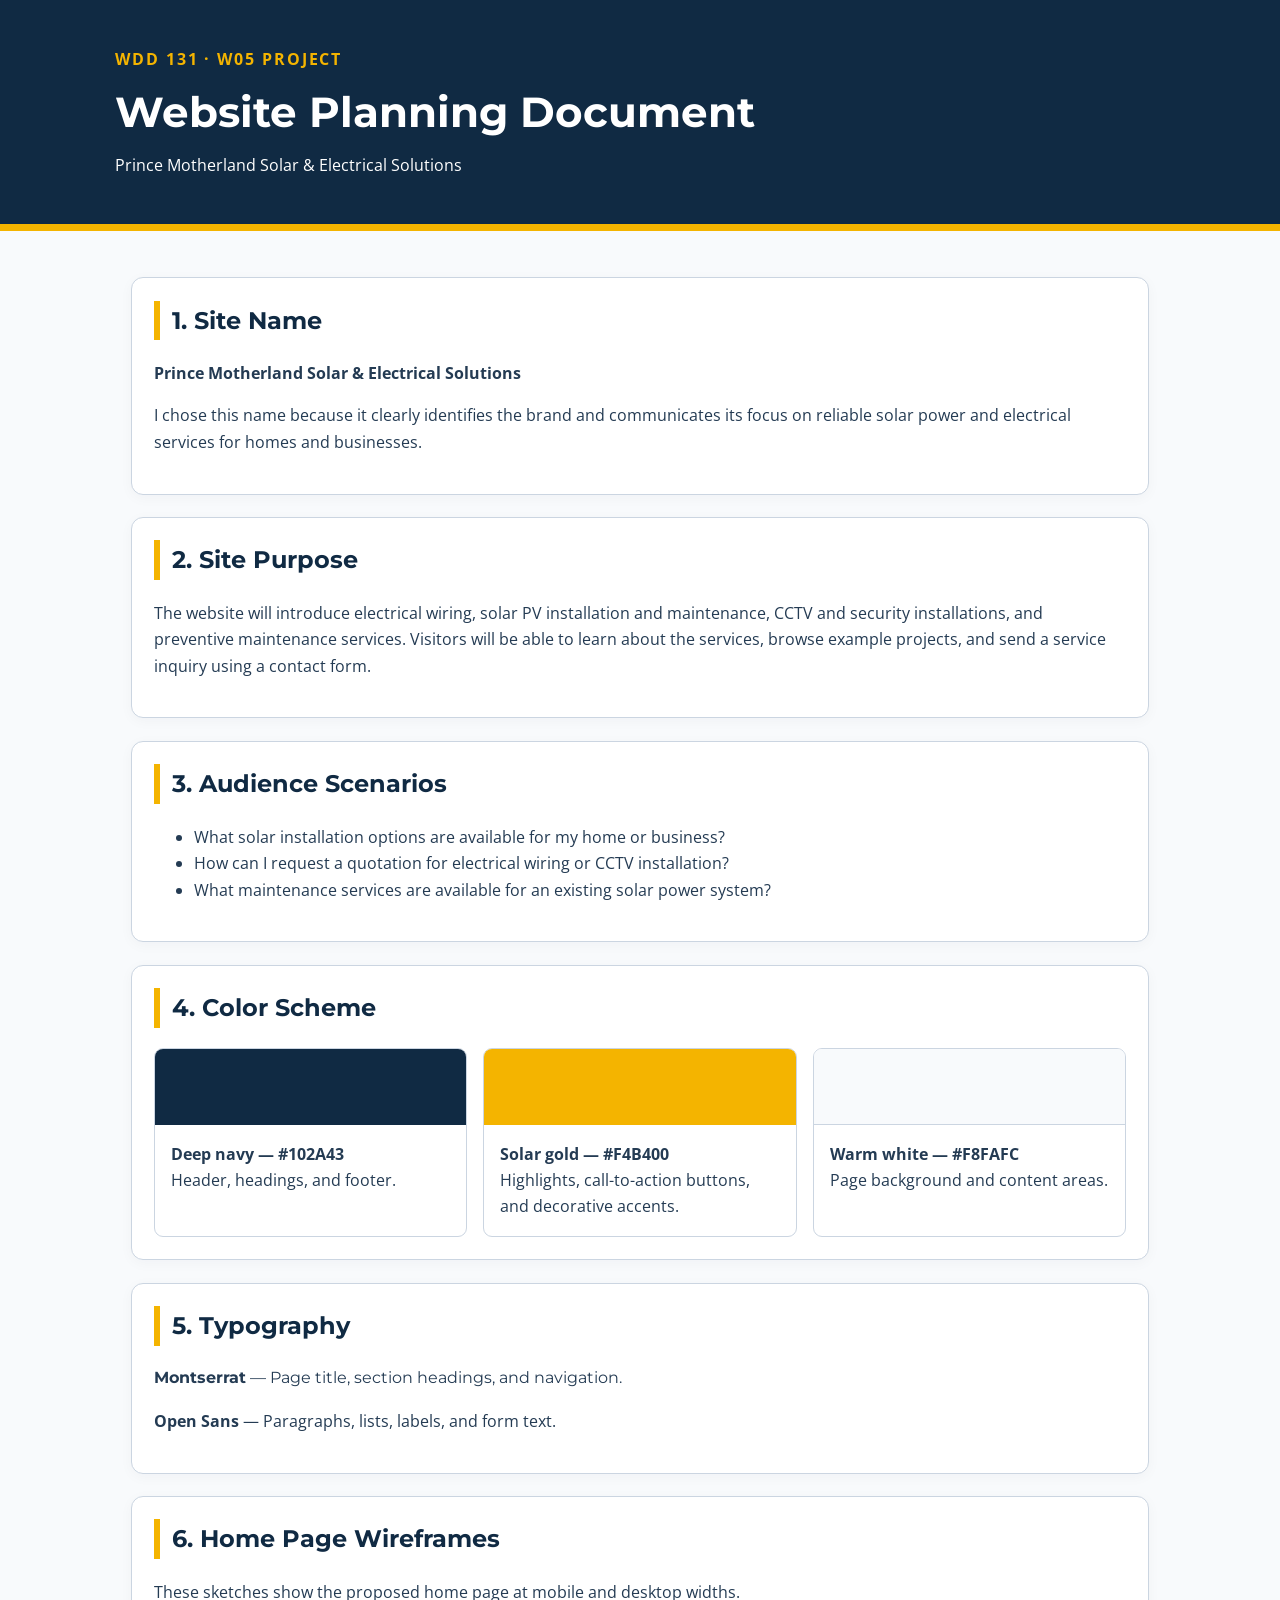
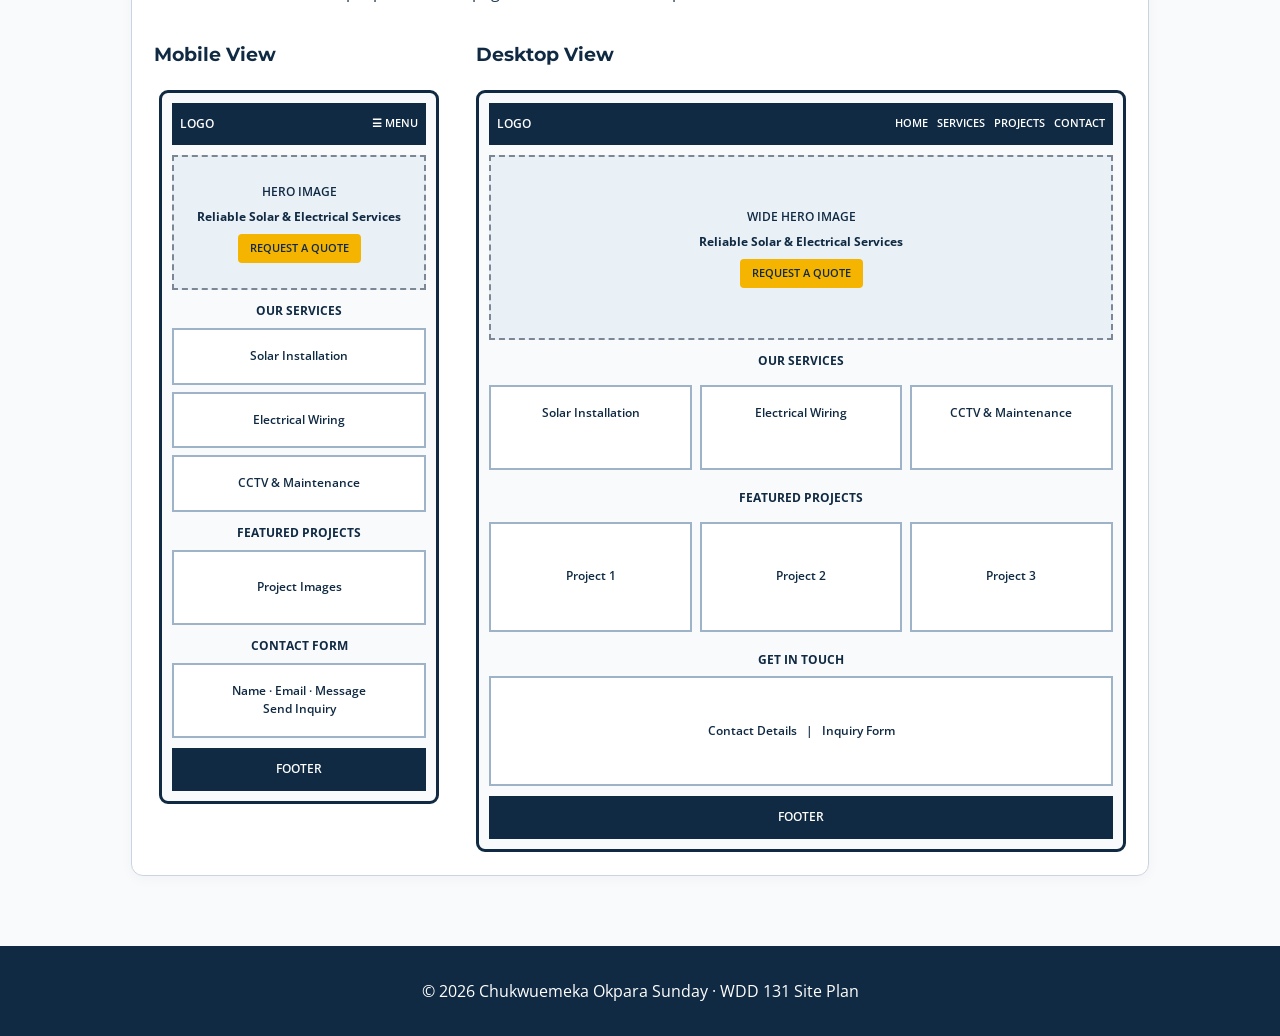
<file: project/siteplan.html>
<!DOCTYPE html>
<html lang="en">

<head>
  <meta charset="UTF-8">
  <meta name="viewport" content="width=device-width, initial-scale=1.0">
  <meta name="description"
    content="Site plan for Prince Motherland Solar and Electrical Solutions, including purpose, scenarios, colors, typography, and responsive wireframes.">
  <meta name="author" content="Chukwuemeka Okpara Sunday">

  <title>Prince Motherland | Website Site Plan</title>

  <!-- Google Fonts -->
  <link rel="preconnect" href="https://fonts.googleapis.com">
  <link rel="preconnect" href="https://fonts.gstatic.com" crossorigin>
  <link
    href="https://fonts.googleapis.com/css2?family=Montserrat:wght@600;700&amp;family=Open+Sans:wght@400;600&amp;display=swap"
    rel="stylesheet">

  <!-- External CSS -->
  <link rel="stylesheet" href="styles/siteplan.css">
</head>

<body>
  <header>
    <div class="wrap">
      <p class="eyebrow">WDD 131 · W05 Project</p>
      <h1>Website Planning Document</h1>
      <p>Prince Motherland Solar &amp; Electrical Solutions</p>
    </div>
  </header>

  <main class="wrap">

    <!-- Site Name -->
    <section aria-labelledby="site-name">
      <h2 id="site-name">1. Site Name</h2>

      <p>
        <strong>Prince Motherland Solar &amp; Electrical Solutions</strong>
      </p>

      <p>
        I chose this name because it clearly identifies the brand
        and communicates its focus on reliable solar power and
        electrical services for homes and businesses.
      </p>
    </section>

    <!-- Site Purpose -->
    <section aria-labelledby="purpose">
      <h2 id="purpose">2. Site Purpose</h2>

      <p>
        The website will introduce electrical wiring, solar PV
        installation and maintenance, CCTV and security installations,
        and preventive maintenance services. Visitors will be able
        to learn about the services, browse example projects, and
        send a service inquiry using a contact form.
      </p>
    </section>

    <!-- Audience Scenarios -->
    <section aria-labelledby="scenarios">
      <h2 id="scenarios">3. Audience Scenarios</h2>

      <ul>
        <li>
          What solar installation options are available for my
          home or business?
        </li>
        <li>
          How can I request a quotation for electrical wiring
          or CCTV installation?
        </li>
        <li>
          What maintenance services are available for an
          existing solar power system?
        </li>
      </ul>
    </section>

    <!-- Color Scheme -->
    <section aria-labelledby="colors">
      <h2 id="colors">4. Color Scheme</h2>

      <div class="swatches">

        <div class="swatch">
          <div class="color navy"></div>
          <p>
            <strong>Deep navy — #102A43</strong><br>
            Header, headings, and footer.
          </p>
        </div>

        <div class="swatch">
          <div class="color gold"></div>
          <p>
            <strong>Solar gold — #F4B400</strong><br>
            Highlights, call-to-action buttons,
            and decorative accents.
          </p>
        </div>

        <div class="swatch">
          <div class="color pale"></div>
          <p>
            <strong>Warm white — #F8FAFC</strong><br>
            Page background and content areas.
          </p>
        </div>

      </div>
    </section>

    <!-- Typography -->
    <section aria-labelledby="type">
      <h2 id="type">5. Typography</h2>

      <p class="heading-sample">
        <strong>Montserrat</strong> —
        Page title, section headings, and navigation.
      </p>

      <p>
        <strong>Open Sans</strong> —
        Paragraphs, lists, labels, and form text.
      </p>
    </section>

    <!-- Home Page Wireframes -->
    <section aria-labelledby="wireframes">
      <h2 id="wireframes">6. Home Page Wireframes</h2>

      <p>
        These sketches show the proposed home page
        at mobile and desktop widths.
      </p>

      <div class="wireframe-grid">

        <!-- Mobile Wireframe -->
        <div>
          <h3>Mobile View</h3>

          <div class="wireframe mobile">

            <div class="wf-top">
              LOGO
              <span>☰ MENU</span>
            </div>

            <div class="wf-hero">
              HERO IMAGE<br>
              <strong>
                Reliable Solar &amp; Electrical Services
              </strong>
              <div class="wf-button">
                REQUEST A QUOTE
              </div>
            </div>

            <div class="wf-label">OUR SERVICES</div>

            <div class="wf-box">
              Solar Installation
            </div>

            <div class="wf-box">
              Electrical Wiring
            </div>

            <div class="wf-box">
              CCTV &amp; Maintenance
            </div>

            <div class="wf-label">
              FEATURED PROJECTS
            </div>

            <div class="wf-box tall">
              Project Images
            </div>

            <div class="wf-label">
              CONTACT FORM
            </div>

            <div class="wf-box tall">
              Name · Email · Message<br>
              Send Inquiry
            </div>

            <div class="wf-footer">
              FOOTER
            </div>

          </div>
        </div>

        <!-- Desktop Wireframe -->
        <div>
          <h3>Desktop View</h3>

          <div class="wireframe desktop">

            <div class="wf-top">
              LOGO
              <span>
                HOME &nbsp;
                SERVICES &nbsp;
                PROJECTS &nbsp;
                CONTACT
              </span>
            </div>

            <div class="wf-hero">
              WIDE HERO IMAGE<br>
              <strong>
                Reliable Solar &amp; Electrical Services
              </strong>
              <div class="wf-button">
                REQUEST A QUOTE
              </div>
            </div>

            <div class="wf-label">
              OUR SERVICES
            </div>

            <div class="wf-three">
              <div class="wf-box">
                Solar Installation
              </div>

              <div class="wf-box">
                Electrical Wiring
              </div>

              <div class="wf-box">
                CCTV &amp; Maintenance
              </div>
            </div>

            <div class="wf-label">
              FEATURED PROJECTS
            </div>

            <div class="wf-three">
              <div class="wf-box tall">
                Project 1
              </div>

              <div class="wf-box tall">
                Project 2
              </div>

              <div class="wf-box tall">
                Project 3
              </div>
            </div>

            <div class="wf-label">
              GET IN TOUCH
            </div>

            <div class="wf-box tall">
              Contact Details &nbsp; | &nbsp;
              Inquiry Form
            </div>

            <div class="wf-footer">
              FOOTER
            </div>

          </div>
        </div>

      </div>
    </section>

  </main>

  <footer>
    <p>
      © 2026 Chukwuemeka Okpara Sunday · WDD 131 Site Plan
    </p>
  </footer>

</body>

</html>
</file>
<file: styles/base.css>
:root {
    --primary-color: #17365d;
    --secondary-color: #315f85;
    --accent-color: #f2f2f2;
    --text-color: #222;
    --white: #ffffff;
}

* {
    box-sizing: border-box;
}

body {
    margin: 0;
    font-family: 'Roboto', sans-serif;
    color: var(--text-color);
    background-color: #f5f5f5;
    line-height: 1.6;
}

header {
    background-color: var(--primary-color);
    color: var(--white);
    text-align: center;
}

#course-title {
    display: block;
    padding: 1.5rem;
    font-family: 'Roboto Slab', serif;
    font-size: 2rem;
    font-weight: 700;
}

nav {
    display: flex;
    justify-content: center;
    background-color: #222;
}

nav a {
    color: var(--white);
    text-decoration: none;
    padding: 1rem 2rem;
    font-weight: 500;
    transition: 0.3s;
}

nav a:hover {
    background-color: var(--secondary-color);
}

main {
    max-width: 1100px;
    margin: 2rem auto;
    padding: 0 1rem;

    /* This puts the cards side-by-side */
    display: grid;
    grid-template-columns: 2fr 1fr;
    gap: 20px;
}

main h1 {
    grid-column: 1 / -1;
    text-align: center;
    font-family: 'Roboto Slab', serif;
    color: var(--primary-color);
    margin-bottom: 1rem;
}

.card {
    background: var(--white);
    border: 1px solid #ccc;
    border-radius: 8px;
    overflow: hidden;
}

.card h2 {
    margin: 0;
    padding: 1rem;
    background: var(--primary-color);
    color: white;
    text-align: center;
}

.card img {
    width: 220px;
    height: auto;
    display: block;
    float: right;
    margin: 15px;
    border-radius: 5px;
}

.card p {
    padding: 15px;
}

footer {
    background: var(--primary-color);
    color: white;
    text-align: center;
    padding: 1rem;
}

footer p {
    margin: .4rem;
}

/* Mobile */
@media (max-width: 768px) {

    main {
        grid-template-columns: 1fr;
    }

    nav {
        flex-direction: column;
    }

    nav a {
        text-align: center;
    }

    .card img {
        float: none;
        display: block;
        margin: 15px auto;
        width: 90%;
        max-width: 300px;
    }
}
</file>
<file: project/styles/project.css>
:root {
  --navy: #102a43;
  --gold: #f4b400;
  --white: #f8fafc;
  --ink: #243b53;
  --border: #d9e2ec;
}
* { box-sizing: border-box; }
body { margin: 0; font-family: 'Open Sans', sans-serif; color: var(--ink); line-height: 1.6; background: var(--white); }
h1, h2, h3 { font-family: Montserrat, sans-serif; line-height: 1.2; color: var(--navy); }
a { color: inherit; }
img { display: block; max-width: 100%; height: auto; }
.container { width: min(1120px, 92%); margin-inline: auto; }
.site-header { background: var(--navy); color: white; }
.header-content { display: flex; flex-wrap: wrap; align-items: center; justify-content: space-between; gap: 1rem; padding-block: 1rem; }
.brand { display: grid; text-decoration: none; line-height: 1.4; }
.brand-name { color: var(--gold); font: 700 1.15rem Montserrat, sans-serif; }
.brand-subtitle { font-size: .8rem; }
.nav-list { display: flex; flex-wrap: wrap; gap: 1.3rem; margin: 0; padding: 0; list-style: none; }
.nav-list a { color: white; text-decoration: none; font-weight: 600; }
.nav-list a:hover, .nav-list a[aria-current] { color: var(--gold); text-decoration: underline; text-underline-offset: .35em; }
a:focus-visible { outline: 3px solid var(--gold); outline-offset: 4px; }
.hero { display: grid; gap: 2rem; align-items: center; padding-block: 3rem; }
.hero h1 { font-size: clamp(2rem, 5vw, 3.4rem); margin: .4rem 0 1rem; }
.hero-copy > p:not(.eyebrow) { max-width: 50ch; }
.eyebrow { color: #856100; font-size: .9rem; font-weight: 700; letter-spacing: .07em; text-transform: uppercase; }
.button { display: inline-block; margin-top: 1rem; padding: .85rem 1.3rem; border-radius: .45rem; background: var(--gold); color: #172b4d; text-decoration: none; font-weight: 700; }
.button:hover { background: #ffd34e; }
.hero-image { width: 100%; aspect-ratio: 3 / 2; object-fit: cover; border-radius: .8rem; }
.services-section { background: #eef3f7; padding-block: 3.5rem; }
.services-section h2 { font-size: clamp(1.7rem, 4vw, 2.4rem); margin: .2rem 0; }
.section-intro { margin-bottom: 2rem; }
.service-grid {
    display: grid;
    gap: 1.25rem;
    grid-template-columns:
        repeat(auto-fit, minmax(min(100%, 240px), 1fr));
}
.service-card { overflow: hidden; background: white; border: 1px solid var(--border); border-radius: .7rem; box-shadow: 0 5px 18px rgb(16 42 67 / 7%); }
.service-card img {
    display: block;
    width: 100%;
    height: auto;
    aspect-ratio: 3 / 2;
    object-fit: cover;
}
.card-content { padding: 1rem 1.2rem 1.4rem; }
.card-content h3 { margin: 0 0 .5rem; }
.card-content p { margin: 0; }
.text-link { display: inline-block; margin-top: 1.8rem; font-weight: 700; color: var(--navy); }
.site-footer { background: var(--navy); color: white; padding-block: 1.5rem; }
.footer-content { display: flex; flex-wrap: wrap; justify-content: space-between; gap: 1rem; align-items: center; }
.footer-content p { margin: 0; }
.footer-content a { color: white; }
@media (min-width: 800px) { .hero { grid-template-columns: 1fr 1fr; padding-block: 4.5rem; } }
</file>
<file: styles/filtered-temples.css>
* {
    box-sizing: border-box;
}

body {
    margin: 0;
    font-family: Arial, Helvetica, sans-serif;
    color: #202124;
    background-color: #f5f6fa;
}

header {
    background-color: #24345c;
    color: white;
}

.header-content {
    max-width: 1200px;
    margin: auto;
    padding: 1rem;
    display: flex;
    align-items: center;
    justify-content: space-between;
    flex-wrap: wrap;
}

.site-title {
    font-size: 1.5rem;
    font-weight: bold;
}

#menu {
    padding: .5rem;
    font-size: 1.5rem;
    background: transparent;
    color: white;
    border: 1px solid white;
    cursor: pointer;
}

nav {
    display: none;
    width: 100%;
    flex-direction: column;
    gap: .5rem;
    margin-top: 1rem;
}

nav.open {
    display: flex;
}

nav a {
    color: white;
    text-decoration: none;
    padding: .75rem;
    border-radius: 4px;
    text-align: center;
}

nav a:hover,
nav a:focus-visible,
nav a.active {
    background-color: white;
    color: #24345c;
}

main {
    max-width: 1200px;
    margin: 0 auto;
    padding: 2rem 1rem;
    min-height: 65vh;
}

h1 {
    text-align: center;
    margin-bottom: 2rem;
}

.temple-grid {
    display: grid;
    grid-template-columns: 1fr;
    gap: 1.5rem;
}

.temple-card {
    background: white;
    border-radius: 8px;
    padding: 1rem;
    text-align: center;
    box-shadow: 0 2px 8px #00000018;
}

.temple-card h2 {
    color: #24345c;
}

.temple-card p {
    line-height: 1.5;
    margin: .5rem 0;
}

.temple-card img {
    display: block;
    width: 100%;
    height: auto;
    aspect-ratio: 8 / 5;
    object-fit: cover;
    margin-top: 1rem;
    border-radius: 4px;
}

footer {
    padding: 1.5rem;
    background-color: #24345c;
    color: white;
    text-align: center;
}

#lastModified {
    color: #fff0aa;
}

@media (min-width: 600px) {
    .temple-grid {
        grid-template-columns: repeat(2, minmax(0, 1fr));
    }
}

@media (min-width: 900px) {
    #menu {
        display: none;
    }

    nav {
        display: flex;
        flex-direction: row;
        width: auto;
        margin: 0;
    }

    .temple-grid {
        grid-template-columns: repeat(3, minmax(0, 1fr));
    }
}
</file>
<file: styles/form.css>
:root { font-family: "Open Sans", Arial, sans-serif; color: #15283b; background: #f4f7fa; }
* { box-sizing: border-box; }
body { margin: 0; min-height: 100vh; display: flex; flex-direction: column; }
header, footer { background: #102a43; color: #fff; text-align: center; padding: 1.4rem 1rem; }
h1, h2, legend { font-family: Montserrat, Arial, sans-serif; }
h1 { margin: 0 0 .3rem; font-size: clamp(1.5rem, 4vw, 2.2rem); }
header p { margin: .2rem 0; }
main { width: min(100% - 2rem, 620px); margin: 2rem auto; flex: 1; }
form, .confirmation { background: #fff; border: 1px solid #d3dfe8; border-radius: 12px; box-shadow: 0 5px 20px #102a4312; padding: clamp(1.25rem, 4vw, 2.25rem); }
.required-note { text-align: right; font-size: .85rem; margin: 0 0 1.5rem; }
.required, .required-note span { color: #9a250d; font-weight: 700; }
.optional { color: #4b5965; font-weight: 400; font-size: .85rem; }
.field { margin: 0 0 1.6rem; padding: 0; border: 0; min-width: 0; }
.field > label, legend { display: block; font-weight: 700; margin-bottom: .55rem; font-size: 1rem; }
legend { padding: 0; }
select, input[type="date"], input[type="text"], textarea { width: 100%; border: 1px solid #667889; border-radius: 6px; background: #fff; color: #15283b; font: inherit; padding: .8rem; min-height: 48px; }
textarea { resize: vertical; }
.rating { display: flex; justify-content: space-between; gap: .25rem; flex-wrap: wrap; }
.rating label { display: flex; flex-direction: column; align-items: center; justify-content: center; gap: .4rem; cursor: pointer; padding: .5rem .2rem; min-width: 48px; border-radius: 6px; }
.rating label:has(input:checked) { background: #fff0b8; outline: 2px solid #936500; }
.stars { color: #805500; font-size: clamp(.85rem, 3vw, 1.1rem); white-space: nowrap; }
.rating input { width: 19px; height: 19px; accent-color: #102a43; }
.checklist { display: grid; gap: .8rem; }
.checklist label { display: flex; align-items: center; gap: .6rem; cursor: pointer; }
.checklist input { width: 20px; height: 20px; accent-color: #102a43; }
.submit-button { display: block; width: 100%; background: #102a43; color: #fff; border: 0; border-radius: 6px; padding: 1rem; font: 700 1rem Montserrat, Arial, sans-serif; cursor: pointer; text-decoration: none; text-align: center; }
.submit-button:hover, .submit-button:focus-visible { background: #244d70; }
:focus-visible { outline: 3px solid #b36b00; outline-offset: 3px; }
.confirmation { text-align: center; }
.success-symbol { display: grid; place-items: center; width: 70px; height: 70px; margin: 0 auto 1rem; background: #d9f2e3; color: #126034; border-radius: 50%; font-size: 2.5rem; font-weight: 700; }
.count { background: #edf3f8; padding: 1rem; border-radius: 6px; margin: 1.5rem 0; }
footer { font-size: .85rem; }
footer p { margin: .3rem 0; }
.sr-only { position: absolute; width: 1px; height: 1px; padding: 0; margin: -1px; overflow: hidden; clip: rect(0, 0, 0, 0); white-space: nowrap; border: 0; }
@media (min-width: 640px) { .checklist { grid-template-columns: repeat(2, 1fr); } }
</file>
<file: styles/place.css>
/* Google Font */
@import url('https://fonts.googleapis.com/css2?family=Roboto:wght@400;700&display=swap');

/* CSS Variables */
:root {
    --primary-color: #008753;
    --secondary-color: #ffffff;
    --accent-color: #1f1f1f;
    --background-color: #f4f4f4;
    --card-color: #ffffff;
}

* {
    margin: 0;
    padding: 0;
    box-sizing: border-box;
}

body {
    font-family: 'Roboto', sans-serif;
    background: var(--background-color);
    color: var(--accent-color);
    line-height: 1.6;
}

/* Header */
header {
    background: var(--primary-color);
    color: var(--secondary-color);
    text-align: center;
    padding: 1.2rem;
}

header h1 {
    font-size: 2rem;
}

/* Hero Image */
picture img {
    width: 100%;
    height: auto;
    display: block;
}

/* Main */
main {
    max-width: 1200px;
    margin: auto;
    padding: 1rem;
}

/* Cards */
.card {
    background: var(--card-color);
    margin: 1rem 0;
    padding: 1.5rem;
    border-radius: 10px;
    box-shadow: 0 2px 8px rgba(0, 0, 0, .2);
}

.card h2 {
    color: var(--primary-color);
    text-align: center;
    margin-bottom: 1rem;
}

.card p {
    margin: .5rem 0;
}

/* Weather Icon (Mobile Only) */
.weather-icon {
    width: 60px;
    display: block;
    margin: 0 auto 1rem;
}

/* Footer */
footer {
    background: var(--primary-color);
    color: var(--secondary-color);
    text-align: center;
    padding: 1rem;
    margin-top: 2rem;
}

footer p {
    margin: .3rem 0;
}
</file>
<file: styles/place-large.css>
/* Desktop View */
@media screen and (min-width: 768px) {

    body {
        background: #f4f4f4;
    }

    main {
        max-width: 1200px;
        margin: 2rem auto;
        display: grid;
        grid-template-columns: 1fr 1fr;
        gap: 2rem;
        align-items: start;
    }

    /* Hero image spans both columns */
    picture {
        grid-column: 1 / 3;
    }

    .card {
        margin: 0;
        padding: 1.5rem;
    }

    /* Hide SVG weather icon on large screens */
    .weather-icon {
        display: none;
    }

    /* Show weather emoji using a pseudo-element */
    .weather h2::after {
        content: " ⛅";
        font-size: 1.5rem;
    }

    footer {
        margin-top: 2rem;
    }
}
</file>
<file: styles/temples.css>
/* Mobile First */

body {
    font-family: 'Roboto', sans-serif;
    margin: 0;
    background: #f4f4f4;
    color: #333;
}

/* Header */
header {
    background: #0d47a1;
    color: white;
    padding: 1rem;
    text-align: center;
}

header h1 {
    margin: 0;
}

/* Hamburger Button */
#menu {
    display: block;
    background: none;
    border: none;
    color: white;
    font-size: 2rem;
    cursor: pointer;
    margin: 0.5rem auto;
}

/* Navigation */
.navigation {
    display: none;
    flex-direction: column;
}

.navigation.open {
    display: flex;
}

.navigation a {
    color: white;
    text-decoration: none;
    padding: 0.75rem;
    transition: background-color 0.3s ease;
}

.navigation a:hover {
    background-color: #1565c0;
}

/* Main Content */
main {
    max-width: 1100px;
    margin: 0 auto;
    padding: 1rem;
}

main h1 {
    text-align: center;
    margin-bottom: 1.5rem;
}

/* Gallery */
.gallery {
    display: grid;
    grid-template-columns: 1fr;
    gap: 1rem;
}

figure {
    margin: 0;
    background: white;
    border-radius: 8px;
    overflow: hidden;
    box-shadow: 0 2px 8px rgba(0, 0, 0, 0.2);
}

figure img {
    width: 100%;
    height: 250px;
    object-fit: cover;
    display: block;
}

figcaption {
    text-align: center;
    padding: 0.75rem;
    font-weight: bold;
}

/* Footer */
footer {
    background: #0d47a1;
    color: white;
    text-align: center;
    padding: 1rem;
    margin-top: 2rem;
}

footer p {
    margin: 0.4rem 0;
}
</file>
<file: styles/temples-large.css>
@media screen and (min-width: 768px) {

    /* Hide the hamburger button on large screens */
    #menu {
        display: none;
    }

    /* Display the navigation horizontally */
    .navigation {
        display: flex;
        flex-direction: row;
        justify-content: center;
        align-items: center;
        gap: 1rem;
    }

    .navigation a {
        padding: 0.75rem 1rem;
    }

    /* Display the gallery in three columns */
    .gallery {
        grid-template-columns: repeat(3, 1fr);
    }
}
</file>
<file: project/styles/contact.css>
/* Contact page additions: keep your existing styles/project.css. */
* { box-sizing: border-box; }
.contact-container { width: min(100% - 2rem, 1200px); margin-inline: auto; }
.site-header { background: #102a43; color: #fff; }
.header-inner { display: flex; justify-content: space-between; align-items: center; flex-wrap: wrap; gap: 1rem; padding-block: 1rem; }
.brand { display: grid; text-decoration: none; color: #fff; }
.brand strong { color: #f4b400; font-size: 1.2rem; }
.brand span { font-size: .9rem; }
.site-header nav { display: flex; gap: 1.5rem; flex-wrap: wrap; }
.site-header nav a { color: #fff; text-decoration: none; font-weight: 700; }
.site-header nav a[aria-current] { color: #f4b400; text-decoration: underline; text-underline-offset: .35rem; }
.contact-hero { padding: 3rem 0; background: #f8fafc; }
.contact-hero h1 { color: #102a43; font-size: clamp(2rem, 5vw, 3rem); margin: .5rem 0; }
.contact-hero p { max-width: 70ch; }
.eyebrow { color: #815c00; letter-spacing: .13em; font-weight: 700; }
.contact-section { padding: 3rem 0; }
.contact-layout { display: grid; grid-template-columns: minmax(0, 1.6fr) minmax(240px, 1fr); gap: 3rem; align-items: start; }
.contact-layout h2 { color: #102a43; }
#contact-form { display: grid; gap: .75rem; margin-top: 1.5rem; }
#contact-form label { font-weight: 700; color: #102a43; }
#contact-form input, #contact-form select, #contact-form textarea { width: 100%; padding: .85rem; border: 1px solid #65788a; border-radius: .4rem; font: inherit; background: #fff; color: #102a43; }
#contact-form button { margin-top: 1rem; padding: .9rem 1.25rem; border: 0; border-radius: .4rem; background: #f4b400; color: #102a43; font: inherit; font-weight: 700; cursor: pointer; }
#contact-form button:hover { background: #e3a600; }
#contact-form :focus-visible, .site-header a:focus-visible { outline: 3px solid #f4b400; outline-offset: 3px; }
#form-status:not(:empty) { margin-top: 1rem; padding: 1rem; border-left: 4px solid #16743d; background: #edf9f0; color: #102a43; }
.contact-note { padding: 1.5rem; border-radius: .6rem; background: #f1f7fc; border: 1px solid #dce6ef; }
.contact-footer { background: #102a43; color: #fff; padding: 1.5rem 0; }
.contact-footer .contact-container { display: flex; justify-content: space-between; align-items: center; gap: 1rem; flex-wrap: wrap; }
.contact-footer a { color: #f4b400; }
@media (max-width: 700px) { .contact-layout { grid-template-columns: 1fr; } .site-header nav { gap: 1rem; } }
</file>
<file: project/styles/references.css>
/* W06 Project: References Page */

/* Header and navigation */
.reference-header {
    max-width: 1200px;
    margin: 0 auto;
    padding: 1rem 1.25rem;
    display: flex;
    justify-content: space-between;
    align-items: center;
    gap: 1rem;
    flex-wrap: wrap;
}

.reference-header .brand {
    display: flex;
    flex-direction: column;
    gap: 0.25rem;
}

.reference-header .brand strong {
    color: #f4b400;
}

.reference-header .brand span {
    color: #ffffff;
}

.reference-header nav {
    display: flex;
    align-items: center;
    gap: 1.5rem;
    flex-wrap: wrap;
}

.reference-header nav a {
    color: #ffffff;
    text-decoration: none;
}

.reference-header nav a:hover,
.reference-header nav a:focus-visible {
    color: #f4b400;
    text-decoration: underline;
}

/* Main references content */
.references-main {
    max-width: 900px;
    margin: 0 auto;
    padding: 3rem 1.25rem;
}

.references-main h1 {
    margin-bottom: 0.75rem;
    color: #102a43;
}

.references-main h2 {
    margin-top: 2rem;
    margin-bottom: 1rem;
    color: #102a43;
}

.references-main ol {
    padding-left: 1.5rem;
}

.references-main li {
    margin: 1.5rem 0;
    padding-left: 0.5rem;
    overflow-wrap: anywhere;
}

.references-main li p {
    margin: 0.75rem 0;
    line-height: 1.6;
}

.references-main a {
    color: #174f80;
    text-decoration: underline;
    text-underline-offset: 0.15em;
}

.references-main a:hover {
    color: #102a43;
}

/* Keyboard accessibility */
.references-main :focus-visible,
.reference-header :focus-visible,
.reference-footer :focus-visible {
    outline: 3px solid #f4b400;
    outline-offset: 3px;
}

/* Footer */
.reference-footer {
    background: #102a43;
    color: #ffffff;
    padding: 1.5rem 1rem;
    text-align: center;
}

.reference-footer p {
    margin: 0.5rem 0;
}

.reference-footer a {
    color: #f4b400;
    text-underline-offset: 0.15em;
}

.reference-footer a:hover {
    color: #ffffff;
}

/* Mobile layout */
@media (max-width: 600px) {
    .reference-header {
        flex-direction: column;
        align-items: flex-start;
    }

    .reference-header nav {
        gap: 1rem;
    }

    .references-main {
        padding: 2rem 1rem;
    }
}
</file>
<file: project/styles/siteplan.css>
:root{--navy:#102a43;--gold:#f4b400;--white:#f8fafc;--ink:#243b53;--line:#cbd5e1}*{box-sizing:border-box}body{margin:0;background:var(--white);color:var(--ink);font:400 1rem/1.65 'Open Sans',Arial,sans-serif}h1,h2,h3,.heading-sample{font-family:Montserrat,Arial,sans-serif}h1{font-size:clamp(1.7rem,4vw,2.6rem);margin:.1rem 0}h2{color:var(--navy);border-left:6px solid var(--gold);padding-left:.7rem;margin-top:0}h3{color:var(--navy)}header{background:var(--navy);color:white;padding:2.5rem 1rem;border-bottom:7px solid var(--gold)}header p{margin:.35rem 0}.eyebrow{color:var(--gold);font-weight:700;letter-spacing:.12em;text-transform:uppercase}.wrap{max-width:1050px;margin:auto}main{padding:1.5rem 1rem 3rem}section{background:white;border:1px solid var(--line);border-radius:12px;padding:1.4rem;margin:1.4rem 0;box-shadow:0 3px 14px #102a4309}.swatches{display:grid;grid-template-columns:repeat(auto-fit,minmax(180px,1fr));gap:1rem}.swatch{border:1px solid var(--line);border-radius:9px;overflow:hidden}.swatch p{padding:0 1rem}.color{height:76px}.navy{background:#102a43}.gold{background:#f4b400}.pale{background:#f8fafc;border-bottom:1px solid var(--line)}.wireframe-grid{display:grid;grid-template-columns:minmax(0,290px) minmax(0,1fr);gap:2rem;align-items:start}.wireframe{border:3px solid var(--navy);padding:10px;border-radius:9px;background:#f8fafc;text-align:center;color:#102a43;font:600 .78rem/1.5 'Open Sans',Arial,sans-serif}.mobile{max-width:280px;margin:auto}.wf-top,.wf-footer{background:#102a43;color:white;padding:12px 8px;display:flex;justify-content:space-between;gap:8px}.wf-top span{font-size:.67rem}.wf-hero{border:2px dashed #7b8794;min-height:135px;display:flex;flex-direction:column;align-items:center;justify-content:center;padding:15px;margin:10px 0;background:#e9f0f6;gap:7px}.wf-button{background:#f4b400;color:#102a43;padding:6px 12px;border-radius:4px;width:max-content;font-size:.7rem}.wf-label{margin:12px 0 7px;font-weight:700}.wf-box{background:white;border:2px solid #9fb3c8;padding:17px 5px;margin:7px 0}.wf-box.tall{min-height:75px;display:flex;align-items:center;justify-content:center}.wf-three{display:grid;grid-template-columns:repeat(3,minmax(0,1fr));gap:8px}.desktop .wf-hero{min-height:185px}.desktop .wf-box{min-height:85px}.desktop .wf-box.tall{min-height:110px}.wf-footer{justify-content:center;margin-top:10px}footer{background:var(--navy);color:white;text-align:center;padding:1rem}@media(max-width:700px){.wireframe-grid{grid-template-columns:1fr}.desktop{font-size:.65rem}.desktop .wf-top span{font-size:.5rem}.desktop .wf-three{gap:4px}.desktop .wf-box{padding:8px 2px;overflow-wrap:anywhere}}
</file>
